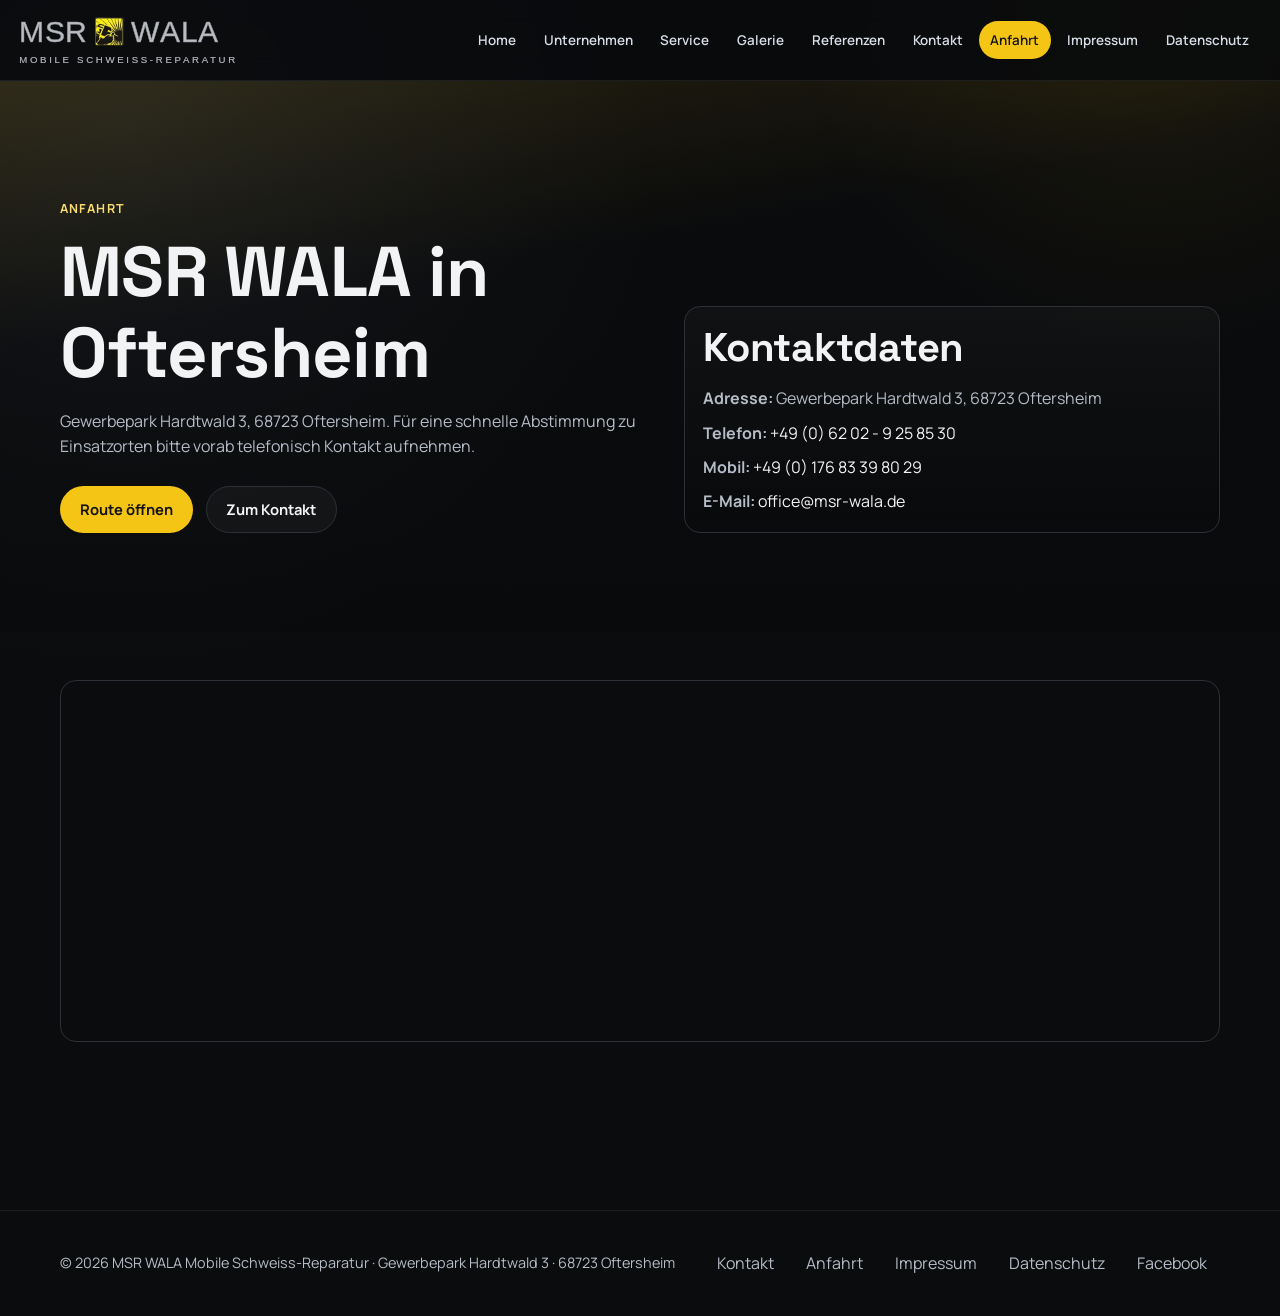
<file: anfahrt/index.html>
<!doctype html>
<html lang="de">
  <head>
    <meta charset="utf-8" />
    <meta name="viewport" content="width=device-width, initial-scale=1" />
    <title>Anfahrt | MSR WALA</title>
    <meta
      name="description"
      content="Anfahrt zu MSR WALA Mobile Schweiss-Reparatur, Gewerbepark Hardtwald 3, 68723 Oftersheim."
    />
    <link rel="preconnect" href="https://fonts.googleapis.com" />
    <link rel="preconnect" href="https://fonts.gstatic.com" crossorigin />
    <link
      href="https://fonts.googleapis.com/css2?family=Manrope:wght@400;500;600;700;800&amp;family=Space+Grotesk:wght@500;600;700&amp;display=swap"
      rel="stylesheet"
    />
    <link rel="stylesheet" href="../assets/css/main.css" />
  </head>
  <body>
    <a class="skip-link" href="#main-content">Zum Inhalt springen</a>

    <header class="site-header">
      <div class="container nav-shell">
        <a class="brand brand-logo" href="../" aria-label="MSR WALA Startseite">
          <span class="brand-logo-shell">
            <span class="logo-stage">
              <span class="flash-sheen" aria-hidden="true"></span>
              <span class="sparks" aria-hidden="true">
                <span class="spark s1"></span>
                <span class="spark s2"></span>
                <span class="spark s3"></span>
                <span class="spark s4"></span>
                <span class="spark s5"></span>
                <span class="spark s6"></span>
              </span>
              <span class="smoke" aria-hidden="true">
                <span></span><span></span><span></span><span></span><span></span>
              </span>
              <span class="top-row">
                <span class="main-text msr" aria-hidden="true">
                  <span class="char">M</span><span class="char">S</span><span class="char">R</span>
                </span>
                <span class="logo-icon-wrap" aria-hidden="true">
                  <img src="../mw-icon.png" alt="" loading="eager" decoding="async" />
                </span>
                <span class="main-text wala" aria-hidden="true">
                  <span class="char">W</span><span class="char">A</span><span class="char">L</span><span class="char">A</span>
                </span>
              </span>
              <span class="sub-text" aria-hidden="true">MOBILE SCHWEISS-REPARATUR</span>
            </span>
          </span>
        </a>

        <button class="nav-toggle" type="button" aria-label="Menü öffnen" aria-expanded="false" aria-controls="site-nav" data-nav-toggle>
          <span class="nav-toggle-line"></span>
        </button>

        <nav id="site-nav" class="site-nav" aria-label="Hauptnavigation" data-site-nav>
          <ul>
            <li><a href="../" data-nav-link>Home</a></li>
            <li><a href="../unternehmen/" data-nav-link>Unternehmen</a></li>
            <li><a href="../service/" data-nav-link>Service</a></li>
            <li><a href="../galerie/" data-nav-link>Galerie</a></li>
            <li><a href="../referenzen/" data-nav-link>Referenzen</a></li>
            <li><a href="../kontakt/" data-nav-link>Kontakt</a></li>
            <li><a href="./" data-nav-link>Anfahrt</a></li>
            <li><a href="../impressum/" data-nav-link>Impressum</a></li>
            <li><a href="../datenschutz/" data-nav-link>Datenschutz</a></li>
          </ul>
        </nav>
      </div>
    </header>

    <main id="main-content">
      <section class="hero">
        <div class="container hero-grid">
          <div data-hero-sequence>
            <p class="kicker">Anfahrt</p>
            <h1>MSR WALA in Oftersheim</h1>
            <p class="hero-copy">
              Gewerbepark Hardtwald 3, 68723 Oftersheim. Für eine schnelle Abstimmung zu Einsatzorten bitte vorab
              telefonisch Kontakt aufnehmen.
            </p>
            <div class="hero-actions">
              <a class="btn btn-primary" href="https://www.google.com/maps/search/?api=1&amp;query=MSR%20WALA%20Mobile%20Schweiss-Reparatur%2C%20Gewerbepark%20Hardtwald%203%2C%2068723%20Oftersheim" target="_blank" rel="noopener noreferrer">Route öffnen</a>
              <a class="btn btn-secondary" href="../kontakt/">Zum Kontakt</a>
            </div>
          </div>

          <article class="card contact-info reveal">
            <h2>Kontaktdaten</h2>
            <ul class="contact-list">
              <li><strong>Adresse:</strong> Gewerbepark Hardtwald 3, 68723 Oftersheim</li>
              <li><strong>Telefon:</strong> <a href="tel:+49062029258530">+49 (0) 62 02 - 9 25 85 30</a></li>
              <li><strong>Mobil:</strong> <a href="tel:+4917683398029">+49 (0) 176 83 39 80 29</a></li>
              <li><strong>E-Mail:</strong> <a href="mailto:office@msr-wala.de">office@msr-wala.de</a></li>
            </ul>
          </article>
        </div>
      </section>

      <section class="section-tight">
        <div class="container">
          <div class="map-wrap reveal">
            <iframe
              title="Karte MSR WALA Standort Oftersheim"
              loading="lazy"
              referrerpolicy="no-referrer-when-downgrade"
              src="https://maps.google.com/maps?q=MSR%20WALA%20Mobile%20Schweiss-Reparatur%2C%20Gewerbepark%20Hardtwald%203%2C%2068723%20Oftersheim&amp;z=14&amp;output=embed"
            ></iframe>
          </div>
        </div>
      </section>
    </main>

    <footer class="site-footer">
      <div class="container footer-grid">
        <p class="footer-meta">© <span id="year">2026</span> MSR WALA Mobile Schweiss-Reparatur · Gewerbepark Hardtwald 3 · 68723 Oftersheim</p>
        <ul class="footer-nav">
          <li><a href="../kontakt/" data-nav-link>Kontakt</a></li>
          <li><a href="./" data-nav-link>Anfahrt</a></li>
          <li><a href="../impressum/" data-nav-link>Impressum</a></li>
          <li><a href="../datenschutz/" data-nav-link>Datenschutz</a></li>
          <li><a href="#" data-social="facebook">Facebook</a></li>
        </ul>
      </div>
    </footer>

    <script src="../assets/js/site-config.js"></script>
    <script src="../assets/js/main.js"></script>
  </body>
</html>
</file>
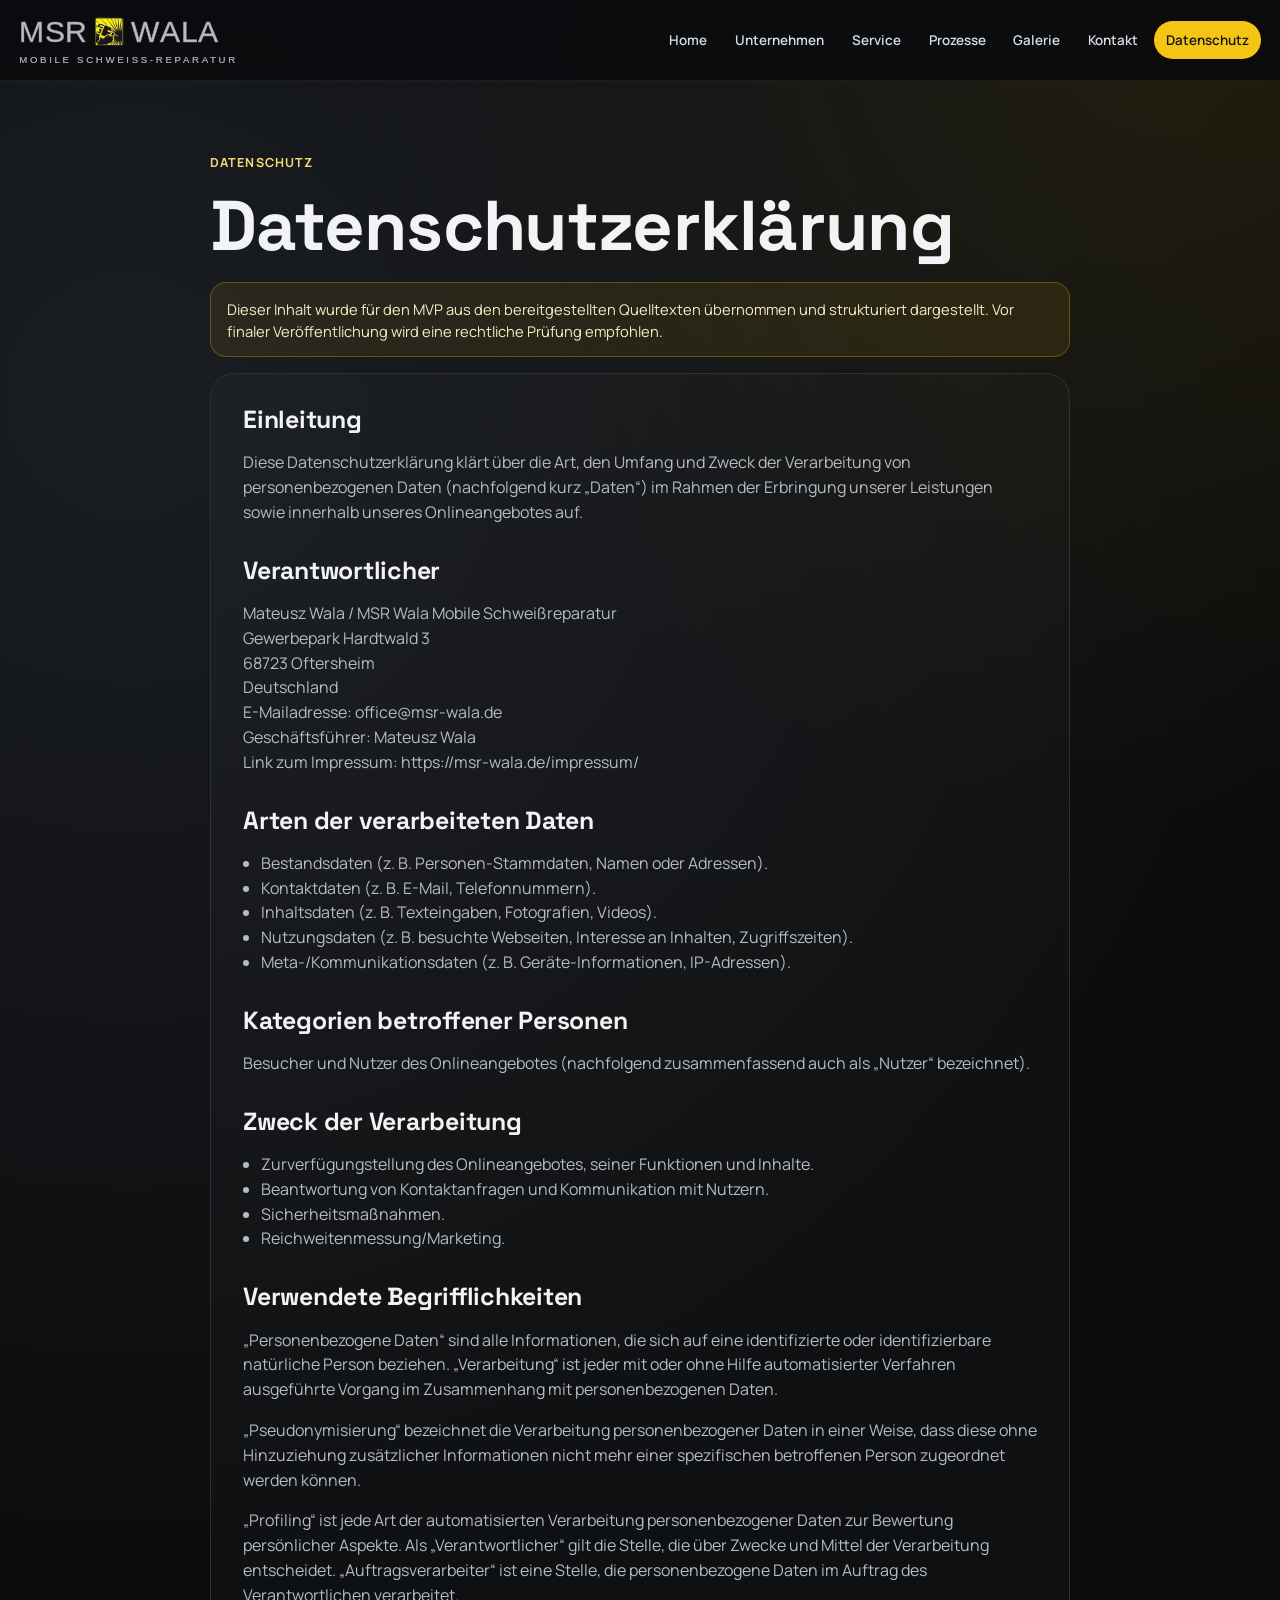
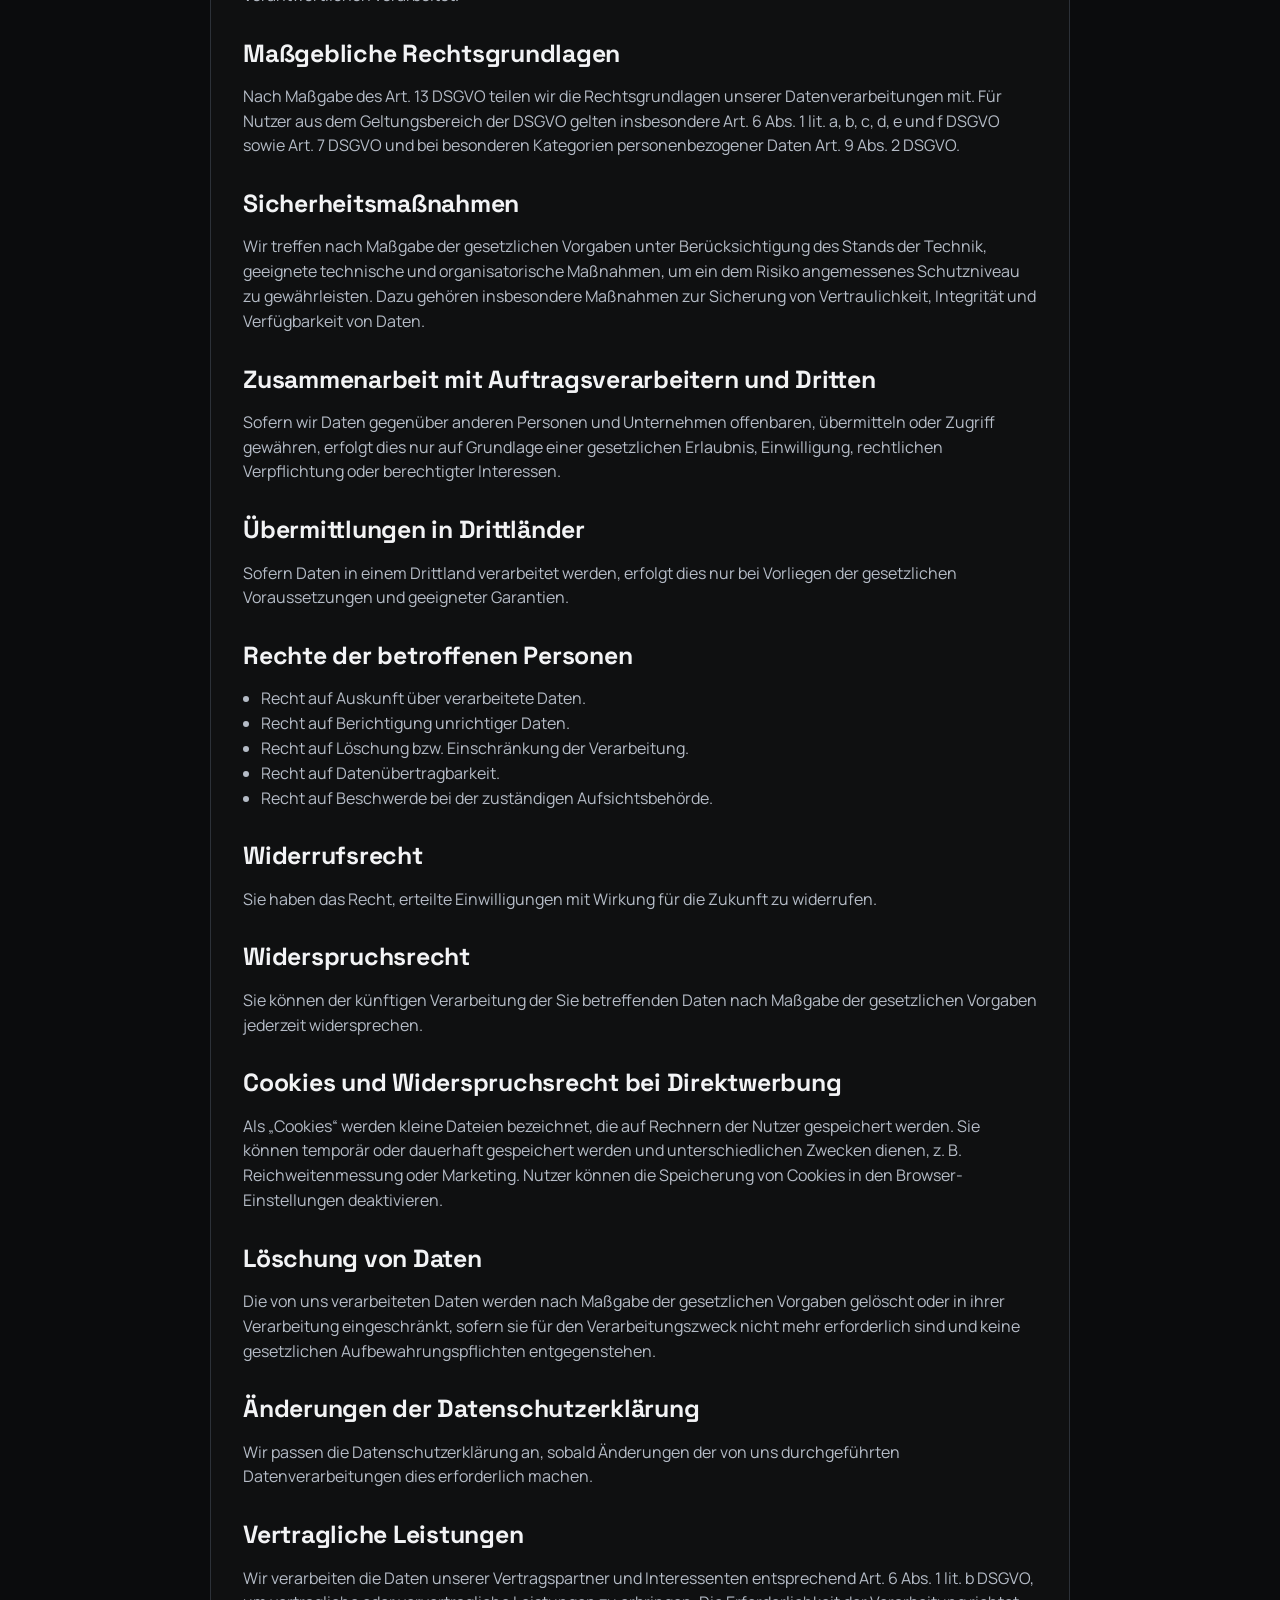
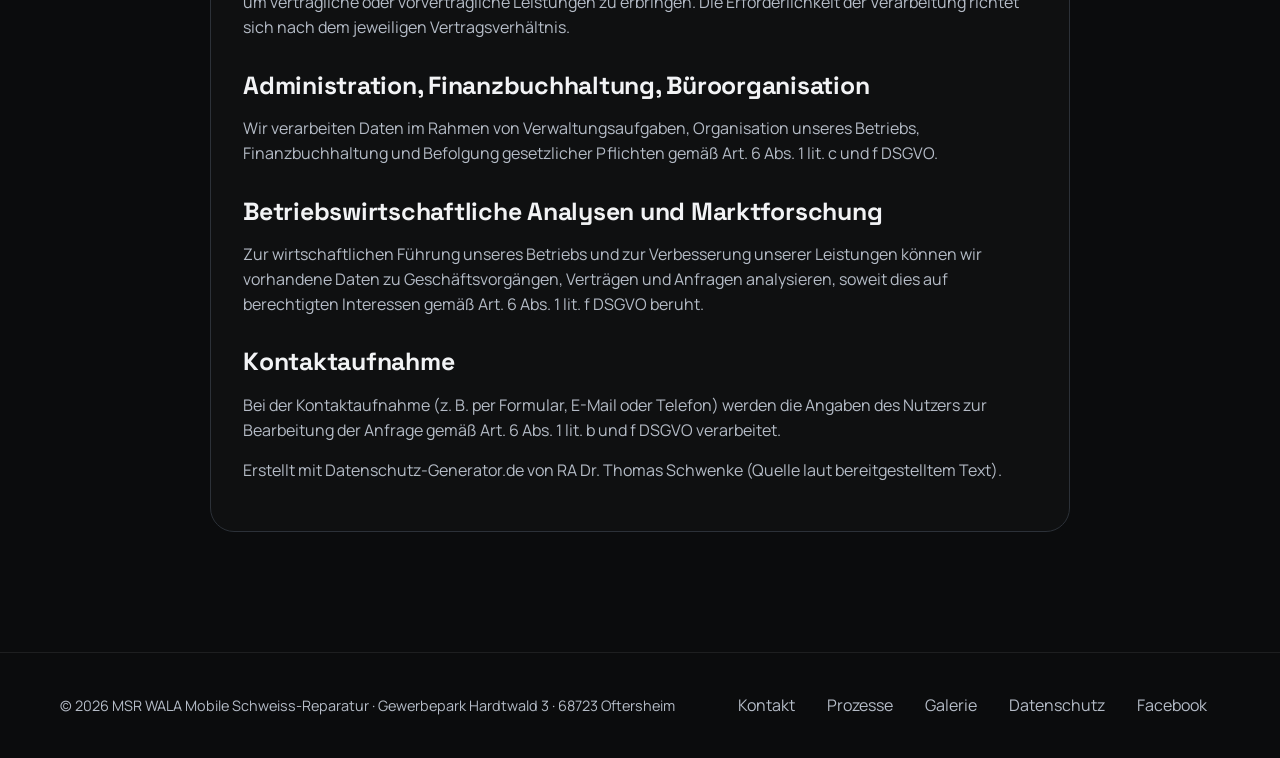
<file: datenschutz/index.html>
<!doctype html>
<html lang="de">
  <head>
    <meta charset="utf-8" />
    <meta name="viewport" content="width=device-width, initial-scale=1" />
    <title>Datenschutz | MSR WALA</title>
    <meta name="description" content="Datenschutzerklärung von MSR WALA Mobile Schweiss-Reparatur." />
    <link rel="preconnect" href="https://fonts.googleapis.com" />
    <link rel="preconnect" href="https://fonts.gstatic.com" crossorigin />
    <link
      href="https://fonts.googleapis.com/css2?family=Manrope:wght@400;500;600;700;800&amp;family=Space+Grotesk:wght@500;600;700&amp;display=swap"
      rel="stylesheet"
    />
    <link rel="stylesheet" href="../assets/css/main.css" />
  </head>
  <body>
    <a class="skip-link" href="#main-content">Zum Inhalt springen</a>

    <header class="site-header">
      <div class="container nav-shell">
        <a class="brand brand-logo" href="../" aria-label="MSR WALA Startseite">
          <span class="brand-logo-shell">
            <span class="logo-stage">
              <span class="flash-sheen" aria-hidden="true"></span>
              <span class="sparks" aria-hidden="true">
                <span class="spark s1"></span>
                <span class="spark s2"></span>
                <span class="spark s3"></span>
                <span class="spark s4"></span>
                <span class="spark s5"></span>
                <span class="spark s6"></span>
              </span>
              <span class="smoke" aria-hidden="true">
                <span></span><span></span><span></span><span></span><span></span>
              </span>
              <span class="top-row">
                <span class="main-text msr" aria-hidden="true">
                  <span class="char">M</span><span class="char">S</span><span class="char">R</span>
                </span>
                <span class="logo-icon-wrap" aria-hidden="true">
                  <img src="../mw-icon.png" alt="" loading="eager" decoding="async" />
                </span>
                <span class="main-text wala" aria-hidden="true">
                  <span class="char">W</span><span class="char">A</span><span class="char">L</span><span class="char">A</span>
                </span>
              </span>
              <span class="sub-text" aria-hidden="true">MOBILE SCHWEISS-REPARATUR</span>
            </span>
          </span>
        </a>

        <button class="nav-toggle" type="button" aria-label="Menü öffnen" aria-expanded="false" aria-controls="site-nav" data-nav-toggle>
          <span class="nav-toggle-line"></span>
        </button>

        <nav id="site-nav" class="site-nav" aria-label="Hauptnavigation" data-site-nav>
          <ul>
            <li><a href="../" data-nav-link>Home</a></li>
            <li><a href="../unternehmen/" data-nav-link>Unternehmen</a></li>
            <li><a href="../service/" data-nav-link>Service</a></li>
            <li><a href="../prozesse/" data-nav-link>Prozesse</a></li>
            <li><a href="../galerie/" data-nav-link>Galerie</a></li>
            <li><a href="../kontakt/" data-nav-link>Kontakt</a></li>
            <li><a href="./" data-nav-link>Datenschutz</a></li>
          </ul>
        </nav>
      </div>
    </header>

    <main id="main-content" class="section">
      <div class="container-tight">
        <div data-hero-sequence>
          <p class="kicker">Datenschutz</p>
          <h1>Datenschutzerklärung</h1>
          <div class="notice">
            Dieser Inhalt wurde für den MVP aus den bereitgestellten Quelltexten übernommen und strukturiert dargestellt.
            Vor finaler Veröffentlichung wird eine rechtliche Prüfung empfohlen.
          </div>
        </div>

        <article class="legal reveal mt-compact">
          <h2>Einleitung</h2>
          <p>
            Diese Datenschutzerklärung klärt über die Art, den Umfang und Zweck der Verarbeitung von personenbezogenen
            Daten (nachfolgend kurz „Daten“) im Rahmen der Erbringung unserer Leistungen sowie innerhalb unseres
            Onlineangebotes auf.
          </p>

          <h2>Verantwortlicher</h2>
          <p>
            Mateusz Wala / MSR Wala Mobile Schweißreparatur<br />
            Gewerbepark Hardtwald 3<br />
            68723 Oftersheim<br />
            Deutschland<br />
            E-Mailadresse: office@msr-wala.de<br />
            Geschäftsführer: Mateusz Wala<br />
            Link zum Impressum: https://msr-wala.de/impressum/
          </p>

          <h2>Arten der verarbeiteten Daten</h2>
          <ul>
            <li>Bestandsdaten (z. B. Personen-Stammdaten, Namen oder Adressen).</li>
            <li>Kontaktdaten (z. B. E-Mail, Telefonnummern).</li>
            <li>Inhaltsdaten (z. B. Texteingaben, Fotografien, Videos).</li>
            <li>Nutzungsdaten (z. B. besuchte Webseiten, Interesse an Inhalten, Zugriffszeiten).</li>
            <li>Meta-/Kommunikationsdaten (z. B. Geräte-Informationen, IP-Adressen).</li>
          </ul>

          <h2>Kategorien betroffener Personen</h2>
          <p>
            Besucher und Nutzer des Onlineangebotes (nachfolgend zusammenfassend auch als „Nutzer“ bezeichnet).
          </p>

          <h2>Zweck der Verarbeitung</h2>
          <ul>
            <li>Zurverfügungstellung des Onlineangebotes, seiner Funktionen und Inhalte.</li>
            <li>Beantwortung von Kontaktanfragen und Kommunikation mit Nutzern.</li>
            <li>Sicherheitsmaßnahmen.</li>
            <li>Reichweitenmessung/Marketing.</li>
          </ul>

          <h2>Verwendete Begrifflichkeiten</h2>
          <p>
            „Personenbezogene Daten“ sind alle Informationen, die sich auf eine identifizierte oder identifizierbare
            natürliche Person beziehen. „Verarbeitung“ ist jeder mit oder ohne Hilfe automatisierter Verfahren
            ausgeführte Vorgang im Zusammenhang mit personenbezogenen Daten.
          </p>
          <p>
            „Pseudonymisierung“ bezeichnet die Verarbeitung personenbezogener Daten in einer Weise, dass diese ohne
            Hinzuziehung zusätzlicher Informationen nicht mehr einer spezifischen betroffenen Person zugeordnet werden
            können.
          </p>
          <p>
            „Profiling“ ist jede Art der automatisierten Verarbeitung personenbezogener Daten zur Bewertung persönlicher
            Aspekte. Als „Verantwortlicher“ gilt die Stelle, die über Zwecke und Mittel der Verarbeitung entscheidet.
            „Auftragsverarbeiter“ ist eine Stelle, die personenbezogene Daten im Auftrag des Verantwortlichen
            verarbeitet.
          </p>

          <h2>Maßgebliche Rechtsgrundlagen</h2>
          <p>
            Nach Maßgabe des Art. 13 DSGVO teilen wir die Rechtsgrundlagen unserer Datenverarbeitungen mit. Für Nutzer
            aus dem Geltungsbereich der DSGVO gelten insbesondere Art. 6 Abs. 1 lit. a, b, c, d, e und f DSGVO sowie
            Art. 7 DSGVO und bei besonderen Kategorien personenbezogener Daten Art. 9 Abs. 2 DSGVO.
          </p>

          <h2>Sicherheitsmaßnahmen</h2>
          <p>
            Wir treffen nach Maßgabe der gesetzlichen Vorgaben unter Berücksichtigung des Stands der Technik,
            geeignete technische und organisatorische Maßnahmen, um ein dem Risiko angemessenes Schutzniveau zu
            gewährleisten. Dazu gehören insbesondere Maßnahmen zur Sicherung von Vertraulichkeit, Integrität und
            Verfügbarkeit von Daten.
          </p>

          <h2>Zusammenarbeit mit Auftragsverarbeitern und Dritten</h2>
          <p>
            Sofern wir Daten gegenüber anderen Personen und Unternehmen offenbaren, übermitteln oder Zugriff gewähren,
            erfolgt dies nur auf Grundlage einer gesetzlichen Erlaubnis, Einwilligung, rechtlichen Verpflichtung oder
            berechtigter Interessen.
          </p>

          <h2>Übermittlungen in Drittländer</h2>
          <p>
            Sofern Daten in einem Drittland verarbeitet werden, erfolgt dies nur bei Vorliegen der gesetzlichen
            Voraussetzungen und geeigneter Garantien.
          </p>

          <h2>Rechte der betroffenen Personen</h2>
          <ul>
            <li>Recht auf Auskunft über verarbeitete Daten.</li>
            <li>Recht auf Berichtigung unrichtiger Daten.</li>
            <li>Recht auf Löschung bzw. Einschränkung der Verarbeitung.</li>
            <li>Recht auf Datenübertragbarkeit.</li>
            <li>Recht auf Beschwerde bei der zuständigen Aufsichtsbehörde.</li>
          </ul>

          <h2>Widerrufsrecht</h2>
          <p>Sie haben das Recht, erteilte Einwilligungen mit Wirkung für die Zukunft zu widerrufen.</p>

          <h2>Widerspruchsrecht</h2>
          <p>
            Sie können der künftigen Verarbeitung der Sie betreffenden Daten nach Maßgabe der gesetzlichen Vorgaben
            jederzeit widersprechen.
          </p>

          <h2>Cookies und Widerspruchsrecht bei Direktwerbung</h2>
          <p>
            Als „Cookies“ werden kleine Dateien bezeichnet, die auf Rechnern der Nutzer gespeichert werden. Sie können
            temporär oder dauerhaft gespeichert werden und unterschiedlichen Zwecken dienen, z. B. Reichweitenmessung
            oder Marketing. Nutzer können die Speicherung von Cookies in den Browser-Einstellungen deaktivieren.
          </p>

          <h2>Löschung von Daten</h2>
          <p>
            Die von uns verarbeiteten Daten werden nach Maßgabe der gesetzlichen Vorgaben gelöscht oder in ihrer
            Verarbeitung eingeschränkt, sofern sie für den Verarbeitungszweck nicht mehr erforderlich sind und keine
            gesetzlichen Aufbewahrungspflichten entgegenstehen.
          </p>

          <h2>Änderungen der Datenschutzerklärung</h2>
          <p>
            Wir passen die Datenschutzerklärung an, sobald Änderungen der von uns durchgeführten Datenverarbeitungen
            dies erforderlich machen.
          </p>

          <h2>Vertragliche Leistungen</h2>
          <p>
            Wir verarbeiten die Daten unserer Vertragspartner und Interessenten entsprechend Art. 6 Abs. 1 lit. b
            DSGVO, um vertragliche oder vorvertragliche Leistungen zu erbringen. Die Erforderlichkeit der Verarbeitung
            richtet sich nach dem jeweiligen Vertragsverhältnis.
          </p>

          <h2>Administration, Finanzbuchhaltung, Büroorganisation</h2>
          <p>
            Wir verarbeiten Daten im Rahmen von Verwaltungsaufgaben, Organisation unseres Betriebs, Finanzbuchhaltung
            und Befolgung gesetzlicher Pflichten gemäß Art. 6 Abs. 1 lit. c und f DSGVO.
          </p>

          <h2>Betriebswirtschaftliche Analysen und Marktforschung</h2>
          <p>
            Zur wirtschaftlichen Führung unseres Betriebs und zur Verbesserung unserer Leistungen können wir vorhandene
            Daten zu Geschäftsvorgängen, Verträgen und Anfragen analysieren, soweit dies auf berechtigten Interessen
            gemäß Art. 6 Abs. 1 lit. f DSGVO beruht.
          </p>

          <h2>Kontaktaufnahme</h2>
          <p>
            Bei der Kontaktaufnahme (z. B. per Formular, E-Mail oder Telefon) werden die Angaben des Nutzers zur
            Bearbeitung der Anfrage gemäß Art. 6 Abs. 1 lit. b und f DSGVO verarbeitet.
          </p>
          <p>Erstellt mit Datenschutz-Generator.de von RA Dr. Thomas Schwenke (Quelle laut bereitgestelltem Text).</p>
        </article>
      </div>
    </main>

    <footer class="site-footer">
      <div class="container footer-grid">
        <p class="footer-meta">© <span id="year">2026</span> MSR WALA Mobile Schweiss-Reparatur · Gewerbepark Hardtwald 3 · 68723 Oftersheim</p>
        <ul class="footer-nav">
          <li><a href="../kontakt/" data-nav-link>Kontakt</a></li>
          <li><a href="../prozesse/" data-nav-link>Prozesse</a></li>
          <li><a href="../galerie/" data-nav-link>Galerie</a></li>
          <li><a href="./" data-nav-link>Datenschutz</a></li>
          <li><a href="#" data-social="facebook">Facebook</a></li>
        </ul>
      </div>
    </footer>

    <script src="../assets/js/site-config.js"></script>
    <script src="../assets/js/main.js"></script>
  </body>
</html>
</file>
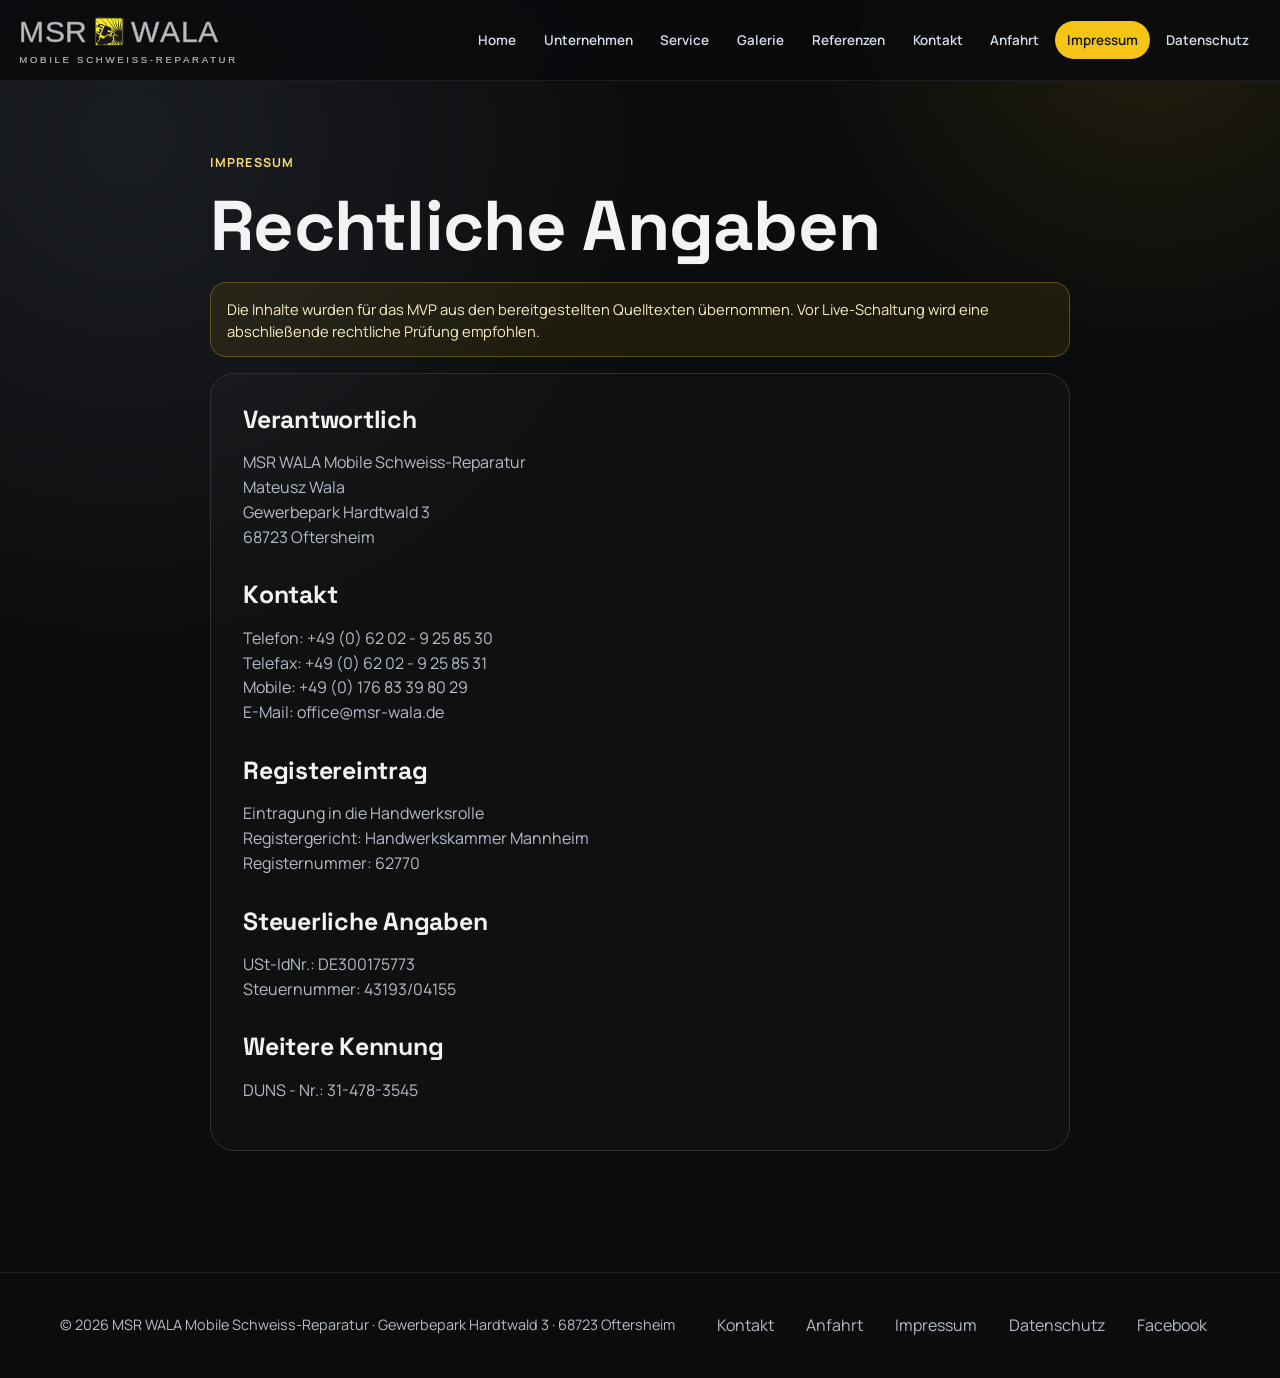
<file: impressum/index.html>
<!doctype html>
<html lang="de">
  <head>
    <meta charset="utf-8" />
    <meta name="viewport" content="width=device-width, initial-scale=1" />
    <title>Impressum | MSR WALA</title>
    <meta name="description" content="Impressum von MSR WALA Mobile Schweiss-Reparatur." />
    <link rel="preconnect" href="https://fonts.googleapis.com" />
    <link rel="preconnect" href="https://fonts.gstatic.com" crossorigin />
    <link
      href="https://fonts.googleapis.com/css2?family=Manrope:wght@400;500;600;700;800&amp;family=Space+Grotesk:wght@500;600;700&amp;display=swap"
      rel="stylesheet"
    />
    <link rel="stylesheet" href="../assets/css/main.css" />
  </head>
  <body>
    <a class="skip-link" href="#main-content">Zum Inhalt springen</a>

    <header class="site-header">
      <div class="container nav-shell">
        <a class="brand brand-logo" href="../" aria-label="MSR WALA Startseite">
          <span class="brand-logo-shell">
            <span class="logo-stage">
              <span class="flash-sheen" aria-hidden="true"></span>
              <span class="sparks" aria-hidden="true">
                <span class="spark s1"></span>
                <span class="spark s2"></span>
                <span class="spark s3"></span>
                <span class="spark s4"></span>
                <span class="spark s5"></span>
                <span class="spark s6"></span>
              </span>
              <span class="smoke" aria-hidden="true">
                <span></span><span></span><span></span><span></span><span></span>
              </span>
              <span class="top-row">
                <span class="main-text msr" aria-hidden="true">
                  <span class="char">M</span><span class="char">S</span><span class="char">R</span>
                </span>
                <span class="logo-icon-wrap" aria-hidden="true">
                  <img src="../mw-icon.png" alt="" loading="eager" decoding="async" />
                </span>
                <span class="main-text wala" aria-hidden="true">
                  <span class="char">W</span><span class="char">A</span><span class="char">L</span><span class="char">A</span>
                </span>
              </span>
              <span class="sub-text" aria-hidden="true">MOBILE SCHWEISS-REPARATUR</span>
            </span>
          </span>
        </a>

        <button class="nav-toggle" type="button" aria-label="Menü öffnen" aria-expanded="false" aria-controls="site-nav" data-nav-toggle>
          <span class="nav-toggle-line"></span>
        </button>

        <nav id="site-nav" class="site-nav" aria-label="Hauptnavigation" data-site-nav>
          <ul>
            <li><a href="../" data-nav-link>Home</a></li>
            <li><a href="../unternehmen/" data-nav-link>Unternehmen</a></li>
            <li><a href="../service/" data-nav-link>Service</a></li>
            <li><a href="../galerie/" data-nav-link>Galerie</a></li>
            <li><a href="../referenzen/" data-nav-link>Referenzen</a></li>
            <li><a href="../kontakt/" data-nav-link>Kontakt</a></li>
            <li><a href="../anfahrt/" data-nav-link>Anfahrt</a></li>
            <li><a href="./" data-nav-link>Impressum</a></li>
            <li><a href="../datenschutz/" data-nav-link>Datenschutz</a></li>
          </ul>
        </nav>
      </div>
    </header>

    <main id="main-content" class="section">
      <div class="container-tight">
        <div data-hero-sequence>
          <p class="kicker">Impressum</p>
          <h1>Rechtliche Angaben</h1>
          <div class="notice">
            Die Inhalte wurden für das MVP aus den bereitgestellten Quelltexten übernommen. Vor Live-Schaltung wird eine
            abschließende rechtliche Prüfung empfohlen.
          </div>
        </div>

        <article class="legal reveal mt-compact">
          <h2>Verantwortlich</h2>
          <p>
            MSR WALA Mobile Schweiss-Reparatur<br />
            Mateusz Wala<br />
            Gewerbepark Hardtwald 3<br />
            68723 Oftersheim
          </p>

          <h2>Kontakt</h2>
          <p>
            Telefon: +49 (0) 62 02 - 9 25 85 30<br />
            Telefax: +49 (0) 62 02 - 9 25 85 31<br />
            Mobile: +49 (0) 176 83 39 80 29<br />
            E-Mail: office@msr-wala.de
          </p>

          <h2>Registereintrag</h2>
          <p>
            Eintragung in die Handwerksrolle<br />
            Registergericht: Handwerkskammer Mannheim<br />
            Registernummer: 62770
          </p>

          <h2>Steuerliche Angaben</h2>
          <p>
            USt-IdNr.: DE300175773<br />
            Steuernummer: 43193/04155
          </p>

          <h2>Weitere Kennung</h2>
          <p>DUNS - Nr.: 31-478-3545</p>
        </article>
      </div>
    </main>

    <footer class="site-footer">
      <div class="container footer-grid">
        <p class="footer-meta">© <span id="year">2026</span> MSR WALA Mobile Schweiss-Reparatur · Gewerbepark Hardtwald 3 · 68723 Oftersheim</p>
        <ul class="footer-nav">
          <li><a href="../kontakt/" data-nav-link>Kontakt</a></li>
          <li><a href="../anfahrt/" data-nav-link>Anfahrt</a></li>
          <li><a href="./" data-nav-link>Impressum</a></li>
          <li><a href="../datenschutz/" data-nav-link>Datenschutz</a></li>
          <li><a href="#" data-social="facebook">Facebook</a></li>
        </ul>
      </div>
    </footer>

    <script src="../assets/js/site-config.js"></script>
    <script src="../assets/js/main.js"></script>
  </body>
</html>
</file>
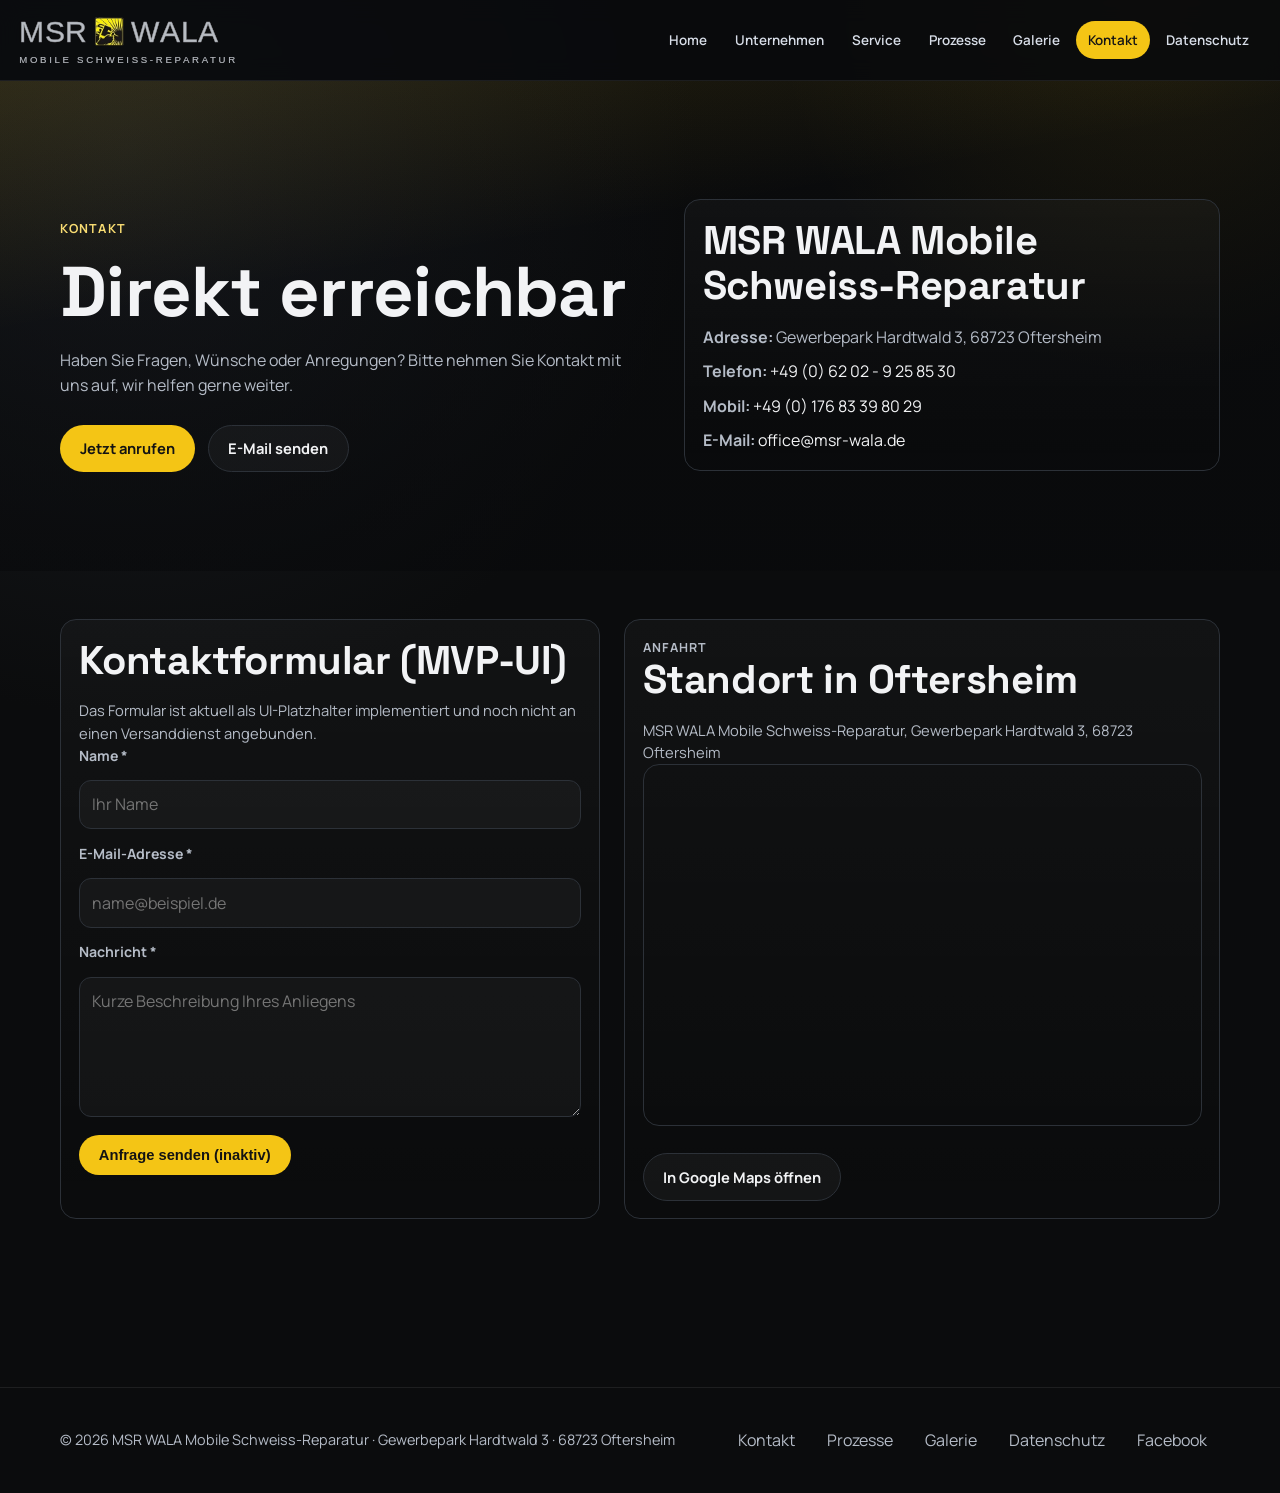
<file: kontakt/index.html>
<!doctype html>
<html lang="de">
  <head>
    <meta charset="utf-8" />
    <meta name="viewport" content="width=device-width, initial-scale=1" />
    <title>Kontakt | MSR WALA</title>
    <meta
      name="description"
      content="Kontakt und Anfahrt für MSR WALA Mobile Schweiss-Reparatur in Oftersheim."
    />
    <link rel="preconnect" href="https://fonts.googleapis.com" />
    <link rel="preconnect" href="https://fonts.gstatic.com" crossorigin />
    <link
      href="https://fonts.googleapis.com/css2?family=Manrope:wght@400;500;600;700;800&amp;family=Space+Grotesk:wght@500;600;700&amp;display=swap"
      rel="stylesheet"
    />
    <link rel="stylesheet" href="../assets/css/main.css" />
  </head>
  <body>
    <a class="skip-link" href="#main-content">Zum Inhalt springen</a>

    <header class="site-header">
      <div class="container nav-shell">
        <a class="brand brand-logo" href="../" aria-label="MSR WALA Startseite">
          <span class="brand-logo-shell">
            <span class="logo-stage">
              <span class="flash-sheen" aria-hidden="true"></span>
              <span class="sparks" aria-hidden="true">
                <span class="spark s1"></span>
                <span class="spark s2"></span>
                <span class="spark s3"></span>
                <span class="spark s4"></span>
                <span class="spark s5"></span>
                <span class="spark s6"></span>
              </span>
              <span class="smoke" aria-hidden="true">
                <span></span><span></span><span></span><span></span><span></span>
              </span>
              <span class="top-row">
                <span class="main-text msr" aria-hidden="true">
                  <span class="char">M</span><span class="char">S</span><span class="char">R</span>
                </span>
                <span class="logo-icon-wrap" aria-hidden="true">
                  <img src="../mw-icon.png" alt="" loading="eager" decoding="async" />
                </span>
                <span class="main-text wala" aria-hidden="true">
                  <span class="char">W</span><span class="char">A</span><span class="char">L</span><span class="char">A</span>
                </span>
              </span>
              <span class="sub-text" aria-hidden="true">MOBILE SCHWEISS-REPARATUR</span>
            </span>
          </span>
        </a>

        <button class="nav-toggle" type="button" aria-label="Menü öffnen" aria-expanded="false" aria-controls="site-nav" data-nav-toggle>
          <span class="nav-toggle-line"></span>
        </button>

        <nav id="site-nav" class="site-nav" aria-label="Hauptnavigation" data-site-nav>
          <ul>
            <li><a href="../" data-nav-link>Home</a></li>
            <li><a href="../unternehmen/" data-nav-link>Unternehmen</a></li>
            <li><a href="../service/" data-nav-link>Service</a></li>
            <li><a href="../prozesse/" data-nav-link>Prozesse</a></li>
            <li><a href="../galerie/" data-nav-link>Galerie</a></li>
            <li><a href="./" data-nav-link>Kontakt</a></li>
            <li><a href="../datenschutz/" data-nav-link>Datenschutz</a></li>
          </ul>
        </nav>
      </div>
    </header>

    <main id="main-content">
      <section class="hero">
        <div class="container hero-grid">
          <div data-hero-sequence>
            <p class="kicker">Kontakt</p>
            <h1>Direkt erreichbar</h1>
            <p class="hero-copy">
              Haben Sie Fragen, Wünsche oder Anregungen? Bitte nehmen Sie Kontakt mit uns auf, wir helfen gerne weiter.
            </p>
            <div class="hero-actions">
              <a class="btn btn-primary" href="tel:+49062029258530">Jetzt anrufen</a>
              <a class="btn btn-secondary" href="mailto:office@msr-wala.de">E-Mail senden</a>
            </div>
          </div>
          <div class="card contact-info reveal">
            <h2>MSR WALA Mobile Schweiss-Reparatur</h2>
            <ul class="contact-list">
              <li><strong>Adresse:</strong> Gewerbepark Hardtwald 3, 68723 Oftersheim</li>
              <li><strong>Telefon:</strong> <a href="tel:+49062029258530">+49 (0) 62 02 - 9 25 85 30</a></li>
              <li><strong>Mobil:</strong> <a href="tel:+4917683398029">+49 (0) 176 83 39 80 29</a></li>
              <li><strong>E-Mail:</strong> <a href="mailto:office@msr-wala.de">office@msr-wala.de</a></li>
            </ul>
          </div>
        </div>
      </section>

      <section class="section-tight">
        <div class="container contact-grid">
          <article class="card reveal">
            <h2>Kontaktformular (MVP-UI)</h2>
            <p class="form-note">
              Das Formular ist aktuell als UI-Platzhalter implementiert und noch nicht an einen Versanddienst
              angebunden.
            </p>
            <form class="form-grid" action="#" method="post">
              <label for="name">Name *</label>
              <input id="name" name="name" type="text" required placeholder="Ihr Name" />

              <label for="email">E-Mail-Adresse *</label>
              <input id="email" name="email" type="email" required placeholder="name@beispiel.de" />

              <label for="message">Nachricht *</label>
              <textarea id="message" name="message" required placeholder="Kurze Beschreibung Ihres Anliegens"></textarea>

              <button class="btn btn-primary" type="button" aria-disabled="true">Anfrage senden (inaktiv)</button>
            </form>
          </article>

          <article class="card reveal" id="anfahrt">
            <p class="kicker">Anfahrt</p>
            <h2>Standort in Oftersheim</h2>
            <p class="form-note">MSR WALA Mobile Schweiss-Reparatur, Gewerbepark Hardtwald 3, 68723 Oftersheim</p>
            <div class="map-wrap">
              <iframe
                title="Karte MSR WALA Mobile Schweiss-Reparatur"
                loading="lazy"
                referrerpolicy="no-referrer-when-downgrade"
                src="https://maps.google.com/maps?q=MSR%20WALA%20Mobile%20Schweiss-Reparatur%2C%20Gewerbepark%20Hardtwald%203%2C%2068723%20Oftersheim&amp;z=14&amp;output=embed"
              ></iframe>
            </div>
            <div class="hero-actions">
              <a
                class="btn btn-secondary"
                href="https://www.google.com/maps/search/?api=1&amp;query=MSR%20WALA%20Mobile%20Schweiss-Reparatur%2C%20Gewerbepark%20Hardtwald%203%2C%2068723%20Oftersheim"
                target="_blank"
                rel="noopener noreferrer"
              >
                In Google Maps öffnen
              </a>
            </div>
          </article>
        </div>
      </section>
    </main>

    <footer class="site-footer">
      <div class="container footer-grid">
        <p class="footer-meta">© <span id="year">2026</span> MSR WALA Mobile Schweiss-Reparatur · Gewerbepark Hardtwald 3 · 68723 Oftersheim</p>
        <ul class="footer-nav">
          <li><a href="./" data-nav-link>Kontakt</a></li>
          <li><a href="../prozesse/" data-nav-link>Prozesse</a></li>
          <li><a href="../galerie/" data-nav-link>Galerie</a></li>
          <li><a href="../datenschutz/" data-nav-link>Datenschutz</a></li>
          <li><a href="#" data-social="facebook">Facebook</a></li>
        </ul>
      </div>
    </footer>

    <script src="../assets/js/site-config.js"></script>
    <script src="../assets/js/main.js"></script>
  </body>
</html>
</file>
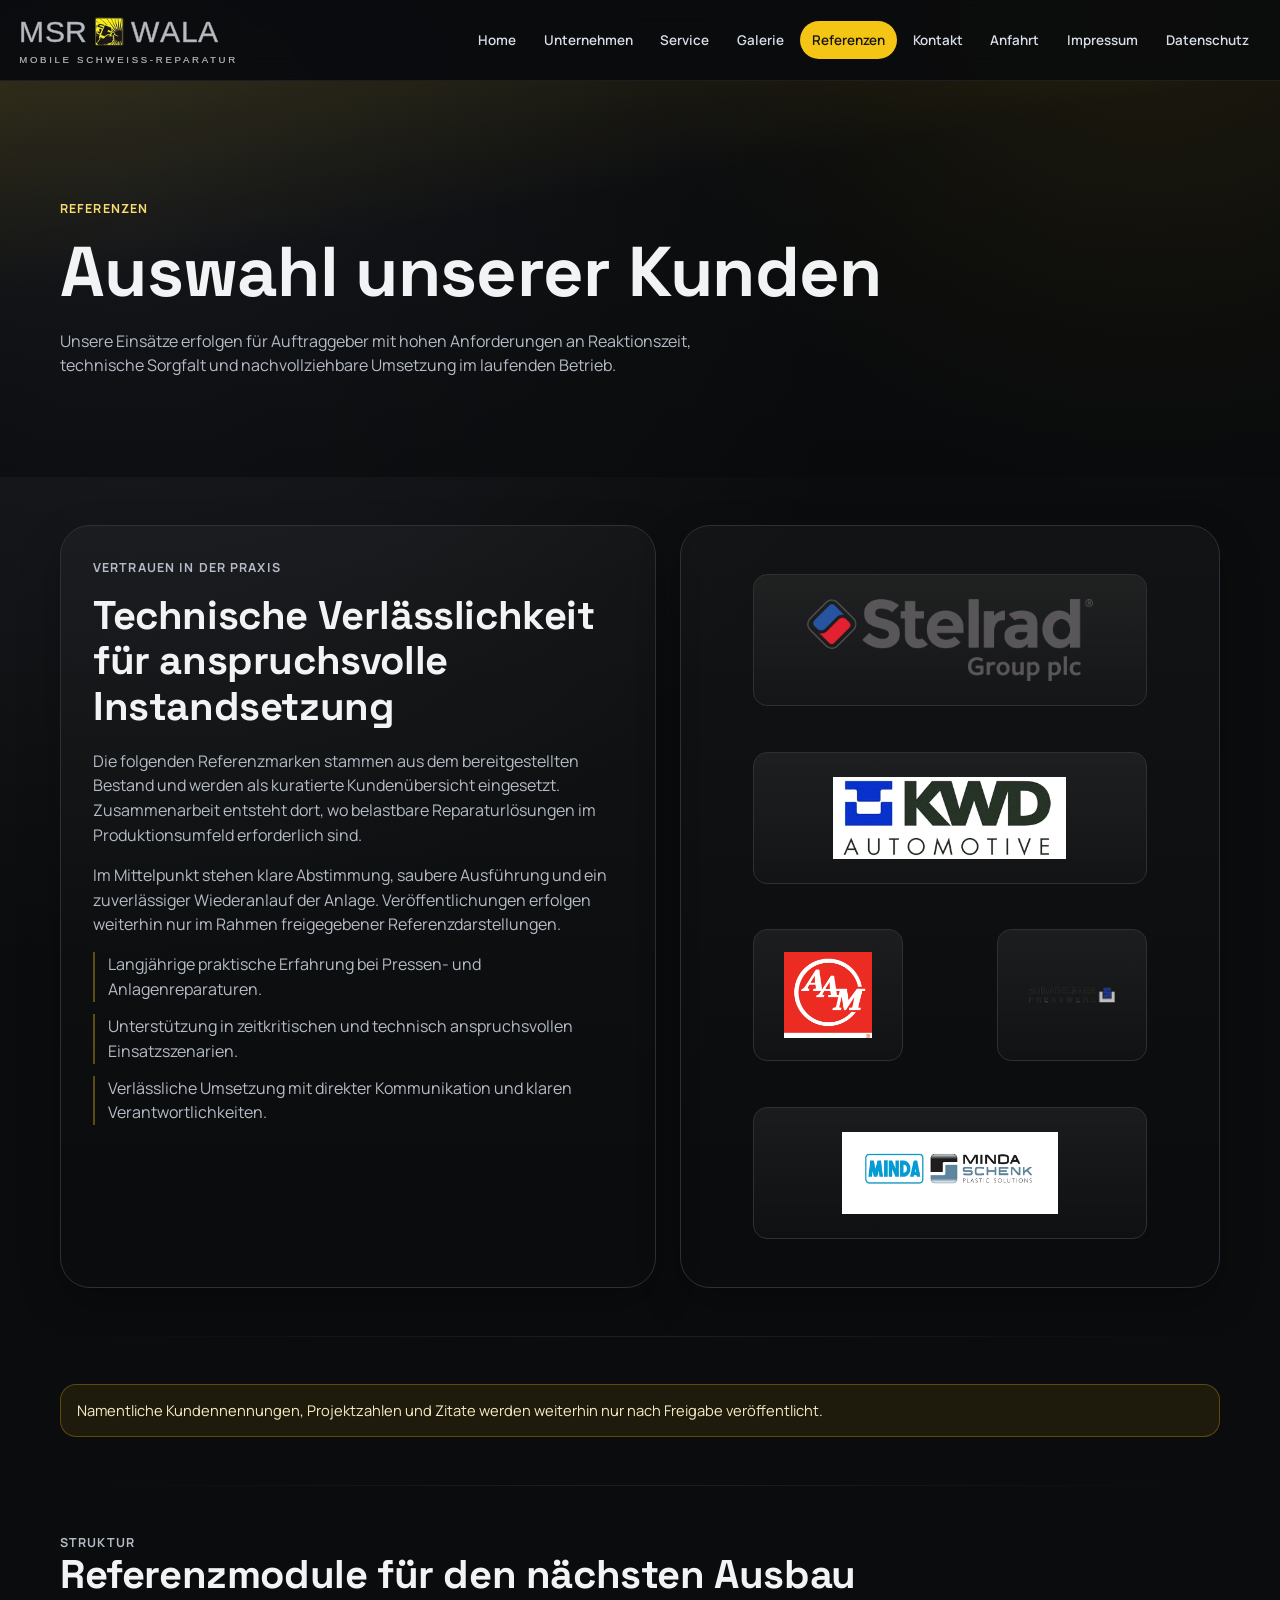
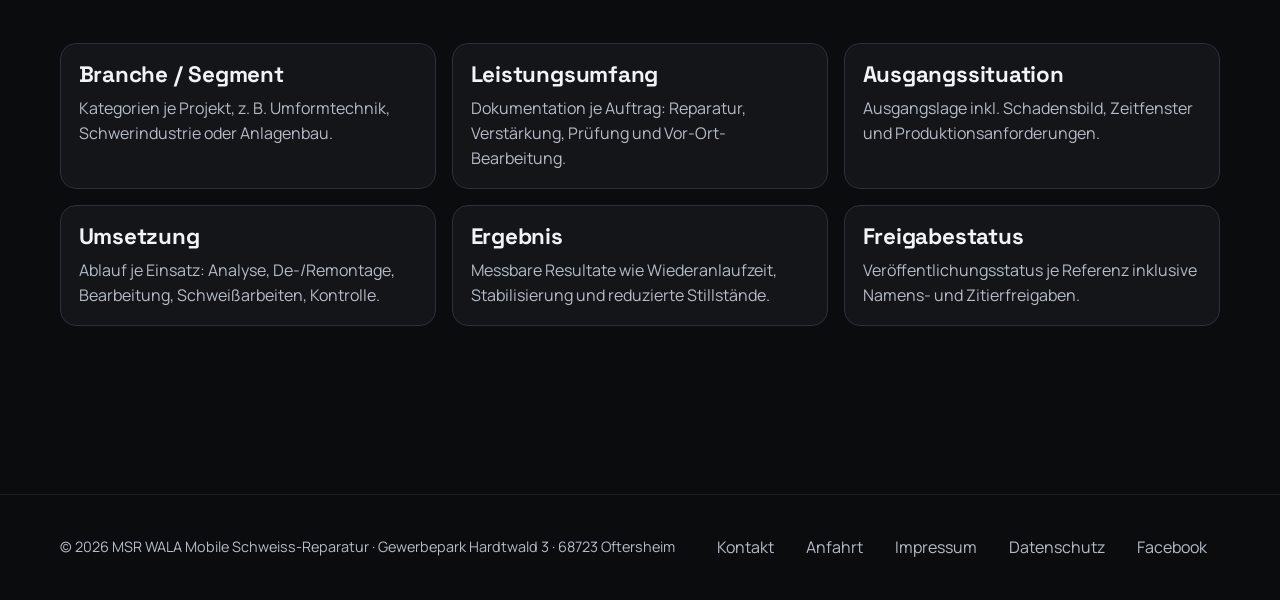
<file: referenzen/index.html>
<!doctype html>
<html lang="de">
  <head>
    <meta charset="utf-8" />
    <meta name="viewport" content="width=device-width, initial-scale=1" />
    <title>Referenzen | MSR WALA</title>
    <meta
      name="description"
      content="Referenzen von MSR WALA: strukturierte, ausbaufähige Referenzseite für spätere Kundenfreigaben und Case-Dokumentation."
    />
    <link rel="preconnect" href="https://fonts.googleapis.com" />
    <link rel="preconnect" href="https://fonts.gstatic.com" crossorigin />
    <link
      href="https://fonts.googleapis.com/css2?family=Manrope:wght@400;500;600;700;800&amp;family=Space+Grotesk:wght@500;600;700&amp;display=swap"
      rel="stylesheet"
    />
    <link rel="stylesheet" href="../assets/css/main.css" />
  </head>
  <body>
    <a class="skip-link" href="#main-content">Zum Inhalt springen</a>

    <header class="site-header">
      <div class="container nav-shell">
        <a class="brand brand-logo" href="../" aria-label="MSR WALA Startseite">
          <span class="brand-logo-shell">
            <span class="logo-stage">
              <span class="flash-sheen" aria-hidden="true"></span>
              <span class="sparks" aria-hidden="true">
                <span class="spark s1"></span>
                <span class="spark s2"></span>
                <span class="spark s3"></span>
                <span class="spark s4"></span>
                <span class="spark s5"></span>
                <span class="spark s6"></span>
              </span>
              <span class="smoke" aria-hidden="true">
                <span></span><span></span><span></span><span></span><span></span>
              </span>
              <span class="top-row">
                <span class="main-text msr" aria-hidden="true">
                  <span class="char">M</span><span class="char">S</span><span class="char">R</span>
                </span>
                <span class="logo-icon-wrap" aria-hidden="true">
                  <img src="../mw-icon.png" alt="" loading="eager" decoding="async" />
                </span>
                <span class="main-text wala" aria-hidden="true">
                  <span class="char">W</span><span class="char">A</span><span class="char">L</span><span class="char">A</span>
                </span>
              </span>
              <span class="sub-text" aria-hidden="true">MOBILE SCHWEISS-REPARATUR</span>
            </span>
          </span>
        </a>

        <button class="nav-toggle" type="button" aria-label="Menü öffnen" aria-expanded="false" aria-controls="site-nav" data-nav-toggle>
          <span class="nav-toggle-line"></span>
        </button>

        <nav id="site-nav" class="site-nav" aria-label="Hauptnavigation" data-site-nav>
          <ul>
            <li><a href="../" data-nav-link>Home</a></li>
            <li><a href="../unternehmen/" data-nav-link>Unternehmen</a></li>
            <li><a href="../service/" data-nav-link>Service</a></li>
            <li><a href="../galerie/" data-nav-link>Galerie</a></li>
            <li><a href="./" data-nav-link>Referenzen</a></li>
            <li><a href="../kontakt/" data-nav-link>Kontakt</a></li>
            <li><a href="../anfahrt/" data-nav-link>Anfahrt</a></li>
            <li><a href="../impressum/" data-nav-link>Impressum</a></li>
            <li><a href="../datenschutz/" data-nav-link>Datenschutz</a></li>
          </ul>
        </nav>
      </div>
    </header>

    <main id="main-content">
      <section class="hero hero-text-only">
        <div class="container hero-grid">
          <div data-hero-sequence>
            <p class="kicker">Referenzen</p>
            <h1>Auswahl unserer Kunden</h1>
            <p class="hero-copy">
              Unsere Einsätze erfolgen für Auftraggeber mit hohen Anforderungen an Reaktionszeit, technische
              Sorgfalt und nachvollziehbare Umsetzung im laufenden Betrieb.
            </p>
          </div>
        </div>
      </section>

      <section class="section-tight">
        <div class="container references-spotlight">
          <article class="panel references-copy-card reveal">
            <p class="kicker">Vertrauen in der Praxis</p>
            <h2>Technische Verlässlichkeit für anspruchsvolle Instandsetzung</h2>
            <p>
              Die folgenden Referenzmarken stammen aus dem bereitgestellten Bestand und werden als kuratierte
              Kundenübersicht eingesetzt. Zusammenarbeit entsteht dort, wo belastbare Reparaturlösungen im
              Produktionsumfeld erforderlich sind.
            </p>
            <p>
              Im Mittelpunkt stehen klare Abstimmung, saubere Ausführung und ein zuverlässiger Wiederanlauf der Anlage.
              Veröffentlichungen erfolgen weiterhin nur im Rahmen freigegebener Referenzdarstellungen.
            </p>
            <ul class="list-clean">
              <li>Langjährige praktische Erfahrung bei Pressen- und Anlagenreparaturen.</li>
              <li>Unterstützung in zeitkritischen und technisch anspruchsvollen Einsatzszenarien.</li>
              <li>Verlässliche Umsetzung mit direkter Kommunikation und klaren Verantwortlichkeiten.</li>
            </ul>
          </article>
          <div class="panel references-wall reveal">
            <figure class="reference-tile reference-tile-wide">
              <img
                src="../assets/references/logo.png"
                alt="Referenzlogo aus dem Kundenbestand"
                loading="eager"
                fetchpriority="high"
                decoding="async"
              />
            </figure>
            <figure class="reference-tile reference-tile-wide">
              <img
                src="../assets/references/images.jpeg"
                alt="Weiteres Referenzlogo aus dem Kundenbestand"
                loading="lazy"
                decoding="async"
              />
            </figure>
            <figure class="reference-tile reference-tile-compact">
              <img
                src="../assets/references/AAM_Logo.jpg"
                alt="Quadratisches Referenzlogo aus dem Kundenbestand"
                loading="lazy"
                decoding="async"
              />
            </figure>
            <figure class="reference-tile reference-tile-compact">
              <img
                src="../assets/references/3nGZ6Am8csMKGoVsIkb10Iqk42G1613385750256_200x200.png"
                alt="Referenzlogo mit transparentem Hintergrund"
                loading="lazy"
                decoding="async"
              />
            </figure>
            <figure class="reference-tile reference-tile-wide">
              <img
                src="../assets/references/8kiOeivYQ68byHFOTJX1M7HA8ZZ1605381393846_200x200.png"
                alt="Weiteres Referenzlogo mit transparentem Hintergrund"
                loading="lazy"
                decoding="async"
              />
            </figure>
          </div>
        </div>
      </section>

      <section class="section-tight">
        <div class="container">
          <div class="notice reveal">
            Namentliche Kundennennungen, Projektzahlen und Zitate werden weiterhin nur nach Freigabe veröffentlicht.
          </div>
        </div>
      </section>

      <section class="section-tight">
        <div class="container">
          <header class="section-head reveal">
            <div>
              <p class="kicker">Struktur</p>
              <h2>Referenzmodule für den nächsten Ausbau</h2>
            </div>
          </header>

          <div class="ref-grid">
            <article class="ref-item reveal">
              <h3>Branche / Segment</h3>
              <p>Kategorien je Projekt, z. B. Umformtechnik, Schwerindustrie oder Anlagenbau.</p>
            </article>
            <article class="ref-item reveal">
              <h3>Leistungsumfang</h3>
              <p>Dokumentation je Auftrag: Reparatur, Verstärkung, Prüfung und Vor-Ort-Bearbeitung.</p>
            </article>
            <article class="ref-item reveal">
              <h3>Ausgangssituation</h3>
              <p>Ausgangslage inkl. Schadensbild, Zeitfenster und Produktionsanforderungen.</p>
            </article>
            <article class="ref-item reveal">
              <h3>Umsetzung</h3>
              <p>Ablauf je Einsatz: Analyse, De-/Remontage, Bearbeitung, Schweißarbeiten, Kontrolle.</p>
            </article>
            <article class="ref-item reveal">
              <h3>Ergebnis</h3>
              <p>Messbare Resultate wie Wiederanlaufzeit, Stabilisierung und reduzierte Stillstände.</p>
            </article>
            <article class="ref-item reveal">
              <h3>Freigabestatus</h3>
              <p>Veröffentlichungsstatus je Referenz inklusive Namens- und Zitierfreigaben.</p>
            </article>
          </div>
        </div>
      </section>
    </main>

    <footer class="site-footer">
      <div class="container footer-grid">
        <p class="footer-meta">© <span id="year">2026</span> MSR WALA Mobile Schweiss-Reparatur · Gewerbepark Hardtwald 3 · 68723 Oftersheim</p>
        <ul class="footer-nav">
          <li><a href="../kontakt/" data-nav-link>Kontakt</a></li>
          <li><a href="../anfahrt/" data-nav-link>Anfahrt</a></li>
          <li><a href="../impressum/" data-nav-link>Impressum</a></li>
          <li><a href="../datenschutz/" data-nav-link>Datenschutz</a></li>
          <li><a href="#" data-social="facebook">Facebook</a></li>
        </ul>
      </div>
    </footer>

    <script src="../assets/js/site-config.js"></script>
    <script src="../assets/js/main.js"></script>
  </body>
</html>
</file>
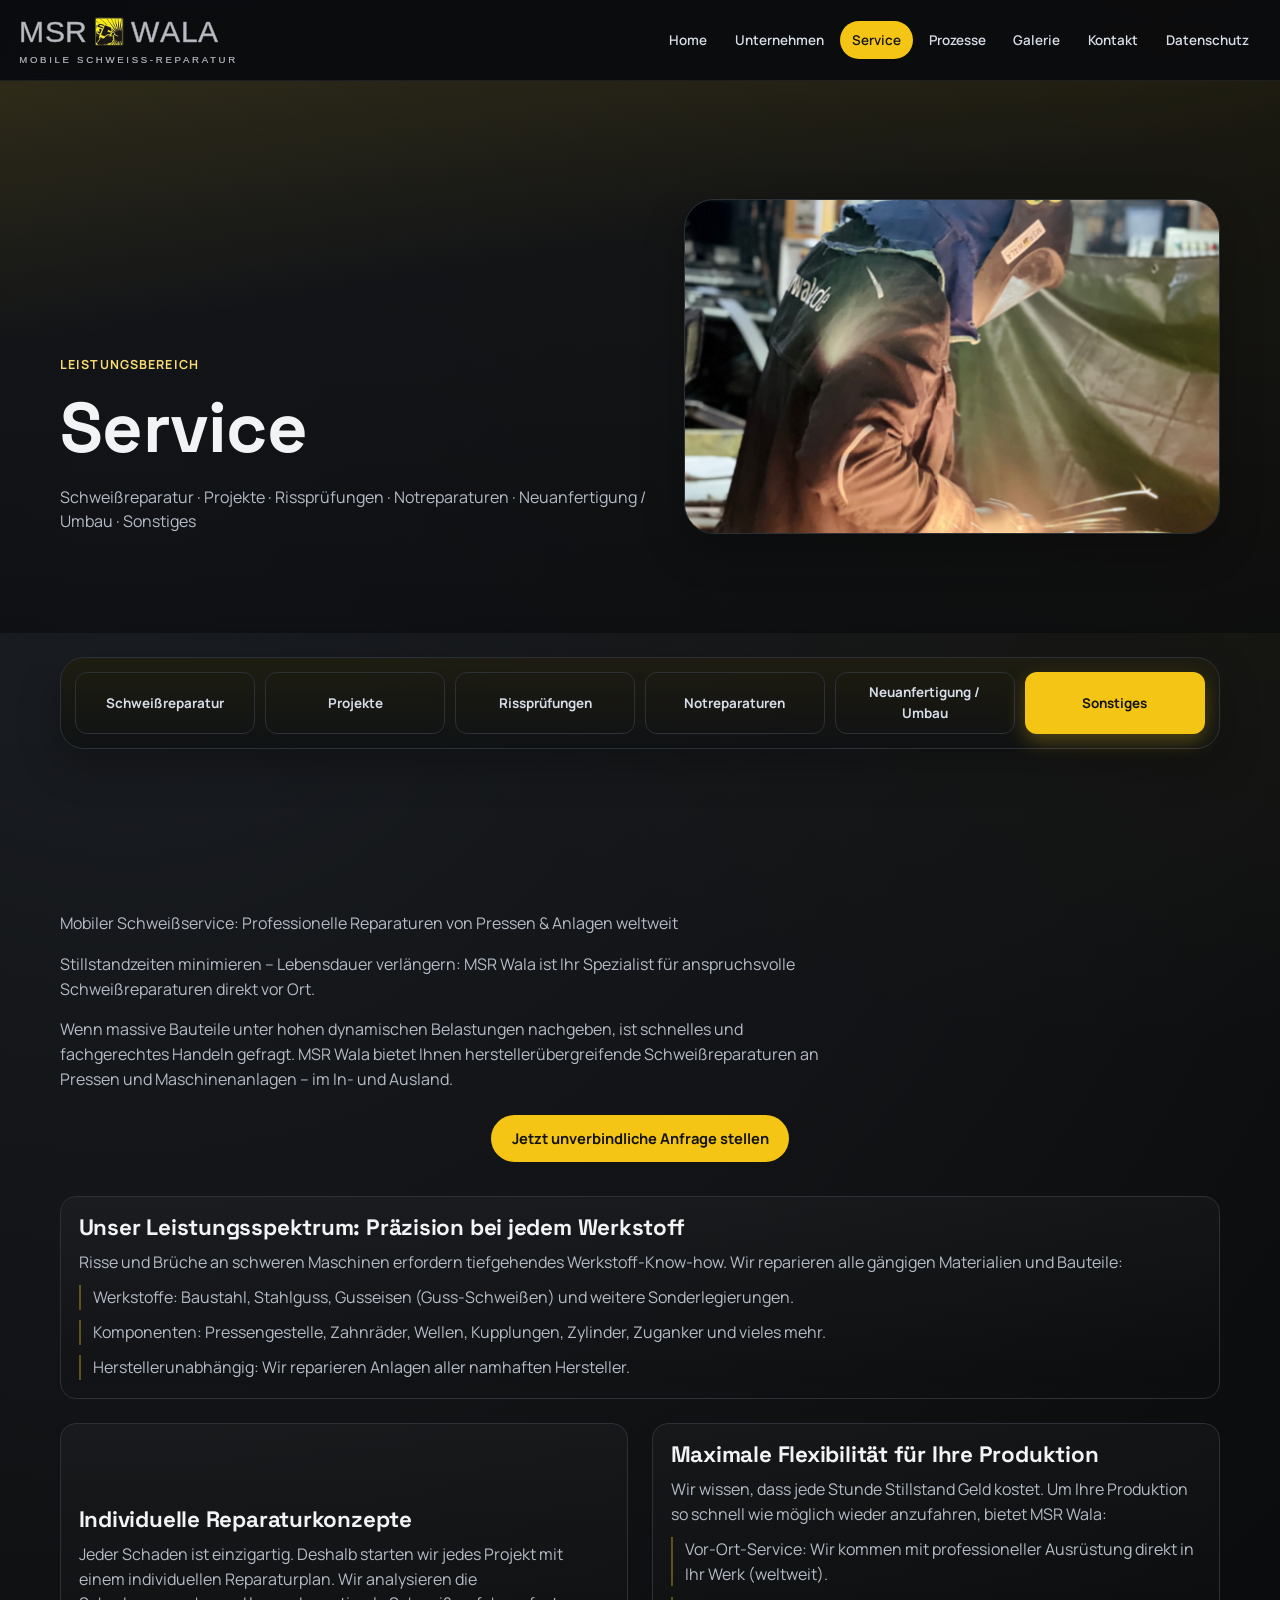
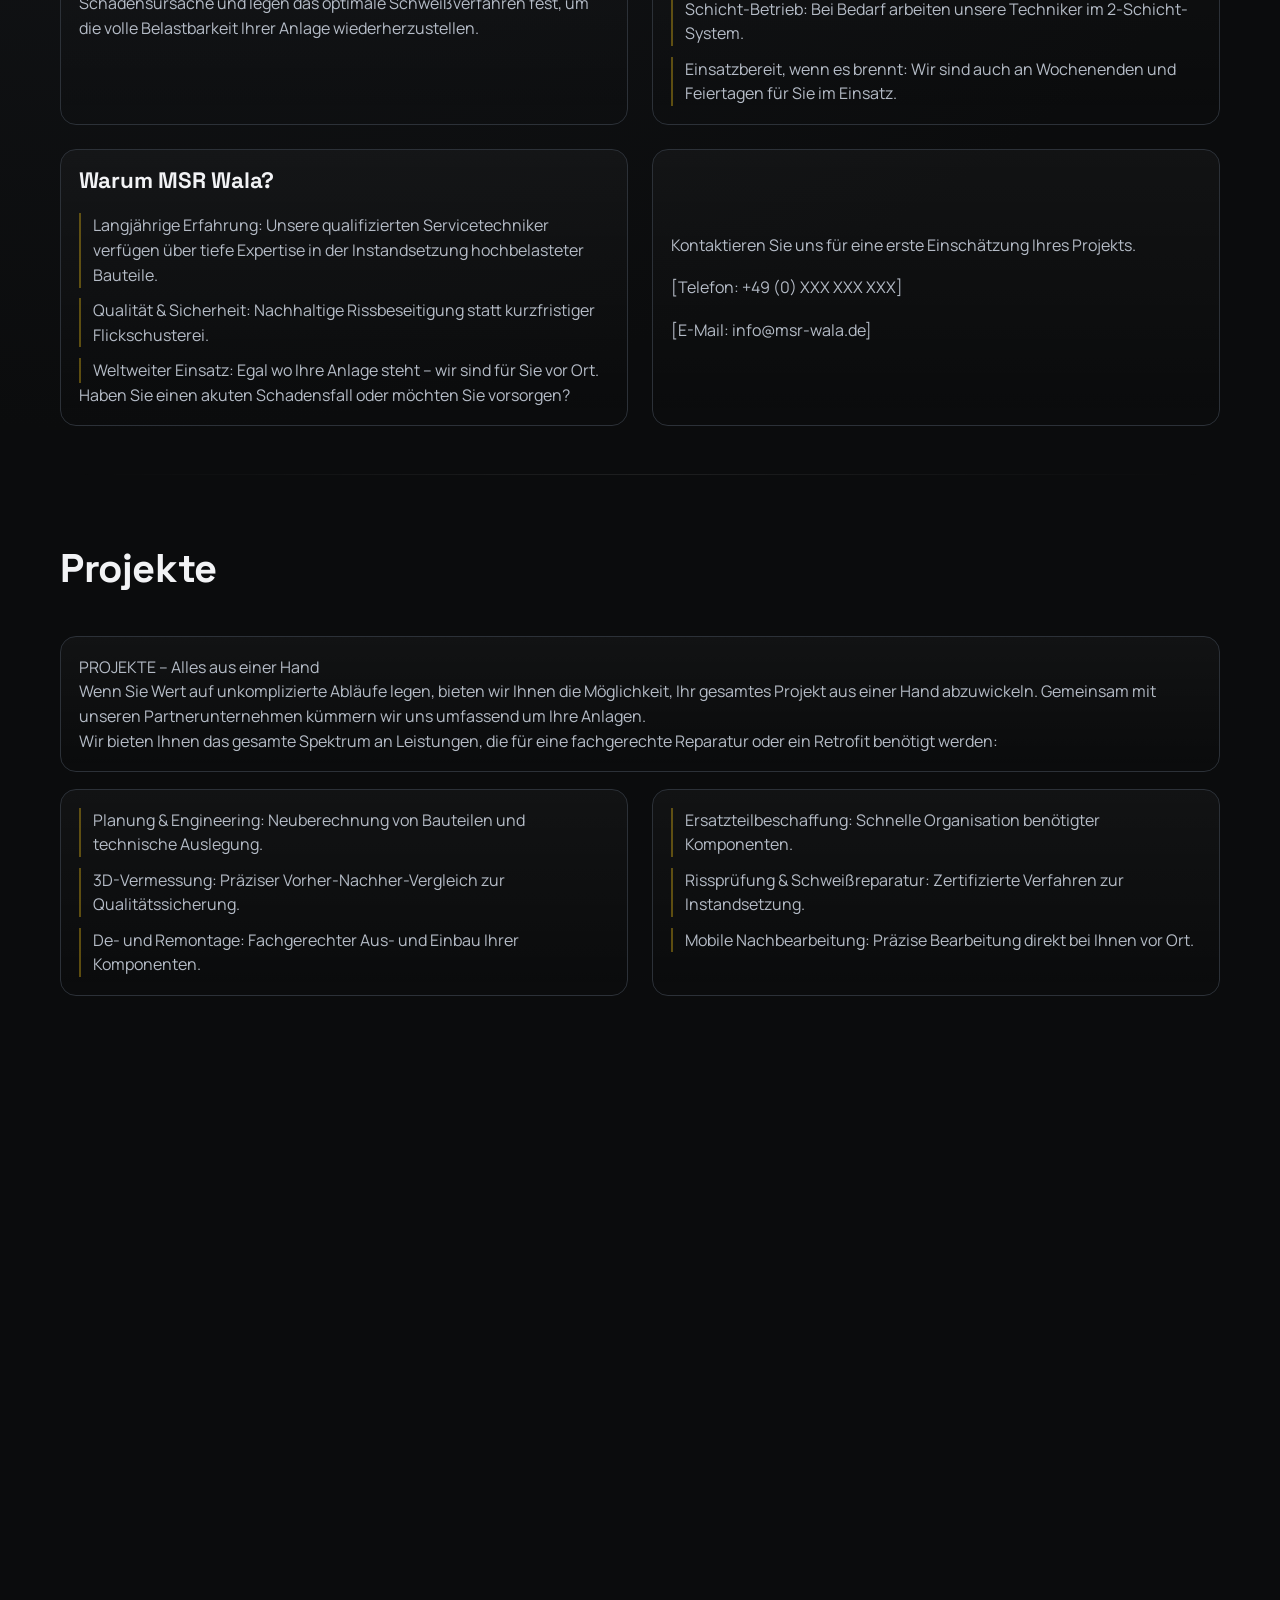
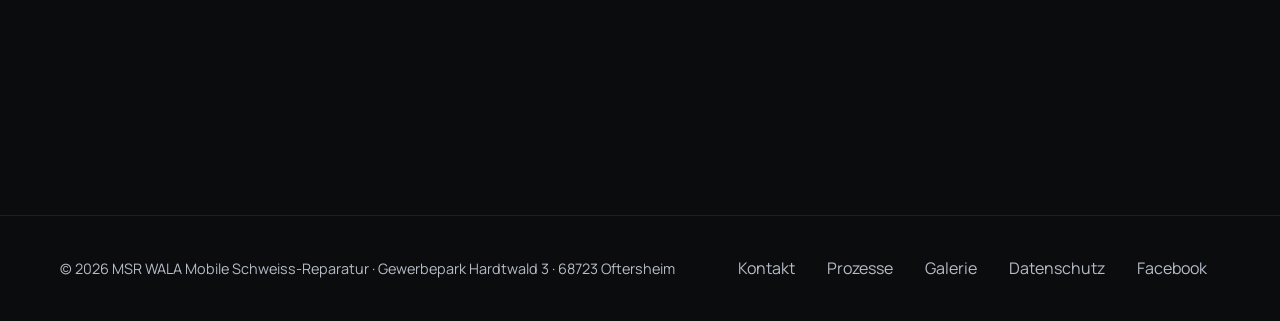
<file: service/index.html>
<!doctype html>
<html lang="de">
  <head>
    <meta charset="utf-8" />
    <meta name="viewport" content="width=device-width, initial-scale=1" />
    <title>Service | MSR WALA</title>
    <meta
      name="description"
      content="Service-Leistungen von MSR WALA gemäß freigegebenem Inhaltsstand."
    />
    <link rel="preconnect" href="https://fonts.googleapis.com" />
    <link rel="preconnect" href="https://fonts.gstatic.com" crossorigin />
    <link
      href="https://fonts.googleapis.com/css2?family=Manrope:wght@400;500;600;700;800&amp;family=Space+Grotesk:wght@500;600;700&amp;display=swap"
      rel="stylesheet"
    />
    <link rel="stylesheet" href="../assets/css/main.css" />
  </head>
  <body class="service-page">
    <a class="skip-link" href="#main-content">Zum Inhalt springen</a>

    <header class="site-header">
      <div class="container nav-shell">
        <a class="brand brand-logo" href="../" aria-label="MSR WALA Startseite">
          <span class="brand-logo-shell">
            <span class="logo-stage">
              <span class="flash-sheen" aria-hidden="true"></span>
              <span class="sparks" aria-hidden="true">
                <span class="spark s1"></span>
                <span class="spark s2"></span>
                <span class="spark s3"></span>
                <span class="spark s4"></span>
                <span class="spark s5"></span>
                <span class="spark s6"></span>
              </span>
              <span class="smoke" aria-hidden="true">
                <span></span><span></span><span></span><span></span><span></span>
              </span>
              <span class="top-row">
                <span class="main-text msr" aria-hidden="true">
                  <span class="char">M</span><span class="char">S</span><span class="char">R</span>
                </span>
                <span class="logo-icon-wrap" aria-hidden="true">
                  <img src="../mw-icon.png" alt="" loading="eager" decoding="async" />
                </span>
                <span class="main-text wala" aria-hidden="true">
                  <span class="char">W</span><span class="char">A</span><span class="char">L</span><span class="char">A</span>
                </span>
              </span>
              <span class="sub-text" aria-hidden="true">MOBILE SCHWEISS-REPARATUR</span>
            </span>
          </span>
        </a>

        <button class="nav-toggle" type="button" aria-label="Menü öffnen" aria-expanded="false" aria-controls="site-nav" data-nav-toggle>
          <span class="nav-toggle-line"></span>
        </button>

        <nav id="site-nav" class="site-nav" aria-label="Hauptnavigation" data-site-nav>
          <ul>
            <li><a href="../" data-nav-link>Home</a></li>
            <li><a href="../unternehmen/" data-nav-link>Unternehmen</a></li>
            <li><a href="./" data-nav-link>Service</a></li>
            <li><a href="../prozesse/" data-nav-link>Prozesse</a></li>
            <li><a href="../galerie/" data-nav-link>Galerie</a></li>
            <li><a href="../kontakt/" data-nav-link>Kontakt</a></li>
            <li><a href="../datenschutz/" data-nav-link>Datenschutz</a></li>
          </ul>
        </nav>
      </div>
    </header>

    <main id="main-content">
      <section class="hero">
        <div class="container hero-grid">
          <div data-hero-sequence>
            <p class="kicker">Leistungsbereich</p>
            <h1>Service</h1>
            <p class="hero-copy subpage-hero-subtitle">Schweißreparatur · Projekte · Rissprüfungen · Notreparaturen · Neuanfertigung / Umbau · Sonstiges</p>
          </div>
          <div class="hero-media service-hero-media panel reveal">
            <img src="../assets/img/2.jpeg" alt="Service" loading="eager" fetchpriority="high" decoding="async" />
          </div>
        </div>
      </section>

      <section class="section-controller-wrap">
        <div class="container">
          <nav class="section-controller panel reveal" data-section-nav aria-label="Service Untersektionen">
            <a href="#schweissreparatur">Schweißreparatur</a>
            <a href="#projekte">Projekte</a>
            <a href="#risspruefungen">Rissprüfungen</a>
            <a href="#notreparaturen">Notreparaturen</a>
            <a href="#neuanfertigung-umbau">Neuanfertigung / Umbau</a>
            <a href="#sonstiges">Sonstiges</a>
          </nav>
        </div>
      </section>

      <section id="schweissreparatur" class="section-tight content-section" data-section-target>
        <div class="container">
          <header class="section-head reveal">
            <div>
              <h2>Schweißreparatur</h2>
            </div>
          </header>

          <article class="section-clean reveal service-schweiss-lead">
            <p>Mobiler Schweißservice: Professionelle Reparaturen von Pressen &amp; Anlagen weltweit</p>
            <p>Stillstandzeiten minimieren – Lebensdauer verlängern: MSR Wala ist Ihr Spezialist für anspruchsvolle Schweißreparaturen direkt vor Ort.</p>
            <p>Wenn massive Bauteile unter hohen dynamischen Belastungen nachgeben, ist schnelles und fachgerechtes Handeln gefragt. MSR Wala bietet Ihnen herstellerübergreifende Schweißreparaturen an Pressen und Maschinenanlagen – im In- und Ausland.</p>
          </article>

          <div class="service-cta-wrap reveal">
            <a class="btn btn-primary" href="../kontakt/">Jetzt unverbindliche Anfrage stellen</a>
          </div>

          <div class="grid grid-2 service-schweiss-grid">
            <article class="card reveal content-wide service-schweiss-box service-schweiss-box-lead">
              <h3>Unser Leistungsspektrum: Präzision bei jedem Werkstoff</h3>
              <p>Risse und Brüche an schweren Maschinen erfordern tiefgehendes Werkstoff-Know-how. Wir reparieren alle gängigen Materialien und Bauteile:</p>
              <ul class="list-clean">
                <li>Werkstoffe: Baustahl, Stahlguss, Gusseisen (Guss-Schweißen) und weitere Sonderlegierungen.</li>
                <li>Komponenten: Pressengestelle, Zahnräder, Wellen, Kupplungen, Zylinder, Zuganker und vieles mehr.</li>
                <li>Herstellerunabhängig: Wir reparieren Anlagen aller namhaften Hersteller.</li>
              </ul>
            </article>

            <article class="card reveal service-schweiss-box">
              <h3>Individuelle Reparaturkonzepte</h3>
              <p>Jeder Schaden ist einzigartig. Deshalb starten wir jedes Projekt mit einem individuellen Reparaturplan. Wir analysieren die Schadensursache und legen das optimale Schweißverfahren fest, um die volle Belastbarkeit Ihrer Anlage wiederherzustellen.</p>
            </article>

            <article class="card reveal service-schweiss-box">
              <h3>Maximale Flexibilität für Ihre Produktion</h3>
              <p>Wir wissen, dass jede Stunde Stillstand Geld kostet. Um Ihre Produktion so schnell wie möglich wieder anzufahren, bietet MSR Wala:</p>
              <ul class="list-clean">
                <li>Vor-Ort-Service: Wir kommen mit professioneller Ausrüstung direkt in Ihr Werk (weltweit).</li>
                <li>Schicht-Betrieb: Bei Bedarf arbeiten unsere Techniker im 2-Schicht-System.</li>
                <li>Einsatzbereit, wenn es brennt: Wir sind auch an Wochenenden und Feiertagen für Sie im Einsatz.</li>
              </ul>
            </article>

            <article class="card reveal service-schweiss-box">
              <h3>Warum MSR Wala?</h3>
              <ul class="list-clean">
                <li>Langjährige Erfahrung: Unsere qualifizierten Servicetechniker verfügen über tiefe Expertise in der Instandsetzung hochbelasteter Bauteile.</li>
                <li>Qualität &amp; Sicherheit: Nachhaltige Rissbeseitigung statt kurzfristiger Flickschusterei.</li>
                <li>Weltweiter Einsatz: Egal wo Ihre Anlage steht – wir sind für Sie vor Ort.</li>
              </ul>
              <p>Haben Sie einen akuten Schadensfall oder möchten Sie vorsorgen?</p>
            </article>

            <article class="card reveal service-schweiss-box service-schweiss-contact">
              <p>Kontaktieren Sie uns für eine erste Einschätzung Ihres Projekts.</p>
              <p>[Telefon: +49 (0) XXX XXX XXX]</p>
              <p>[E-Mail: info@msr-wala.de]</p>
            </article>
          </div>
        </div>
      </section>

      <section id="projekte" class="section content-section" data-section-target>
        <div class="container">
          <header class="section-head reveal">
            <div>
              <h2>Projekte</h2>
            </div>
          </header>

          <article class="card reveal content-wide">
            <p>PROJEKTE – Alles aus einer Hand</p>
            <p>Wenn Sie Wert auf unkomplizierte Abläufe legen, bieten wir Ihnen die Möglichkeit, Ihr gesamtes Projekt aus einer Hand abzuwickeln. Gemeinsam mit unseren Partnerunternehmen kümmern wir uns umfassend um Ihre Anlagen.</p>
            <p>Wir bieten Ihnen das gesamte Spektrum an Leistungen, die für eine fachgerechte Reparatur oder ein Retrofit benötigt werden:</p>
          </article>

          <div class="grid grid-2 service-projekte-grid">
            <article class="card reveal">
              <ul class="list-clean">
                <li>Planung &amp; Engineering: Neuberechnung von Bauteilen und technische Auslegung.</li>
                <li>3D-Vermessung: Präziser Vorher-Nachher-Vergleich zur Qualitätssicherung.</li>
                <li>De- und Remontage: Fachgerechter Aus- und Einbau Ihrer Komponenten.</li>
              </ul>
            </article>

            <article class="card reveal">
              <ul class="list-clean">
                <li>Ersatzteilbeschaffung: Schnelle Organisation benötigter Komponenten.</li>
                <li>Rissprüfung &amp; Schweißreparatur: Zertifizierte Verfahren zur Instandsetzung.</li>
                <li>Mobile Nachbearbeitung: Präzise Bearbeitung direkt bei Ihnen vor Ort.</li>
              </ul>
            </article>
          </div>

          <div class="section-clean reveal content-callout">
            <p>Wir freuen uns darauf, auch Ihr Projekt erfolgreich zu unterstützen!</p>
          </div>
        </div>
      </section>

      <section id="risspruefungen" class="section-tight content-section" data-section-target>
        <div class="container">
          <header class="section-head reveal">
            <div>
              <h2>Rissprüfungen</h2>
            </div>
          </header>

          <div class="service-riss-layout">
            <article class="card reveal service-riss-main">
              <p>Maximale Anlagensicherheit durch professionelle Rissprüfung</p>
              <p>In unserem Betrieb wird Präzision großgeschrieben – deshalb sind wir darauf spezialisiert, selbst kleinste Anzeichen von Rissen oder Schäden an Ihren Anlagen frühzeitig zu identifizieren.</p>
              <p>Seit vielen Jahren führen wir für unsere Kunden regelmäßige Rissprüfungen an Maschinenparks durch – mit messbarem Erfolg. Je nach Zugänglichkeit und Schadensverdacht setzen wir unterschiedliche Prüfverfahren ein und dokumentieren diese lückenlos.</p>
            </article>

            <div class="service-riss-right">
              <article class="card reveal service-riss-benefits">
                <h3>Ihre Vorteile auf einen Blick</h3>
                <ul class="list-clean">
                  <li>Schnelle Reaktion: Unverzügliches Handeln bei einem Befund.</li>
                  <li>Kostenersparnis: Vermeidung teurer Folgeschäden.</li>
                  <li>Minimierte Ausfallzeiten: Höhere Verfügbarkeit Ihrer Anlagen.</li>
                  <li>Flexible Reparaturplanung: Instandsetzung nach Ihrem Zeitplan, nicht nach dem Zufallsprinzip.</li>
                </ul>
              </article>

              <article class="card reveal service-riss-closing">
                <p>Möchten auch Sie Ihren Pressenpark in Top-Zustand halten? Wenn das für Sie interessant klingt, freuen wir uns über Ihre Rückmeldung für ein unverbindliches Erstgespräch.</p>
              </article>
            </div>
          </div>
        </div>
      </section>

      <section id="notreparaturen" class="section content-section" data-section-target>
        <div class="container">
          <header class="section-head reveal">
            <div>
              <h2>Notreparaturen</h2>
            </div>
          </header>

          <div class="grid grid-2">
            <article class="section-clean reveal">
              <p>Wenn jede Minute zählt!</p>
              <p>Manchmal lässt es sich nicht vermeiden: Eine Anlage streikt, aber die Produktion muss zwingend weiterlaufen. In genau diesen Momenten sind wir Ihr Partner.</p>
            </article>

            <article class="card reveal">
              <p>Mit unserer langjährigen Erfahrung und fundiertem Know-how haben wir bereits zahlreiche Pressen notdürftig instand gesetzt, die heute noch zuverlässig ihren Dienst verrichten. Unser Ziel bei einer Notreparatur ist es, den Betrieb Ihrer Anlage schnellstmöglich wiederherzustellen, ohne dabei einen wirtschaftlichen Totalschaden zu riskieren.</p>
              <p>Ihr Vorteil: Während die Produktion gesichert ist, gewinnen wir gemeinsam die nötige Zeit, um die finale und fachgerechte Reparatur ohne Zeitdruck zu planen.</p>
            </article>
          </div>
        </div>
      </section>

      <section id="neuanfertigung-umbau" class="section-tight content-section" data-section-target>
        <div class="container">
          <header class="section-head reveal">
            <div>
              <h2>Neuanfertigung / Umbau</h2>
            </div>
          </header>

          <div class="section-clean reveal service-neu-intro">
            <p>Neuanfertigung &amp; Umbau von Pressen und Komponenten</p>
            <p>Wir fertigen Bauteile exakt nach Ihren Wünschen, Vorstellungen und Erwartungen. Ob Einzelkomponente oder Systemoptimierung – wir passen Ihre Anlagen Ihren spezifischen Anforderungen an.</p>
          </div>

          <div class="grid grid-2">
            <article class="card reveal">
              <h3>Unser Fertigungsspektrum umfasst unter anderem:</h3>
              <ul class="list-clean">
                <li>Zahnräder, Stößel, Druckplatten</li>
                <li>Ziehkissen</li>
                <li>Pressenständer</li>
                <li>C-Pressen</li>
              </ul>
            </article>

            <article class="card reveal">
              <h3>Optimierung &amp; Modernisierung (Retrofit)</h3>
              <p>Sollte Ihre bestehende Anlage nicht mehr die gewünschte Leistung erbringen, bieten wir schnelle und effektive Lösungen:</p>
              <ul class="list-clean">
                <li>Anpassung &amp; Umbau: Wir modifizieren Ihre Presse für neue Aufgabenbereiche.</li>
                <li>Leistungssteigerung: Optimierungsarbeiten direkt am Pressenkörper.</li>
                <li>Stabilität: Gezielte Verstärkungen für höhere Belastungen und Langlebigkeit.</li>
              </ul>
            </article>
          </div>
        </div>
      </section>

      <section id="sonstiges" class="section content-section" data-section-target>
        <div class="container">
          <header class="section-head reveal">
            <div>
              <h2>Sonstiges</h2>
            </div>
          </header>

          <div class="section-clean reveal">
            <p>Unser erweitertes Service-Portfolio</p>
          </div>

          <div class="grid grid-2 service-sonstiges-grid">
            <article class="card reveal">
              <p>De- und Remontage: Fachgerechter Abbau und präzise Wiederinbetriebnahme Ihrer Anlagen und Maschinenkomponenten.</p>
            </article>

            <article class="card reveal">
              <p>3D-Vermessung: Hochpräzise Erfassung von Bauteilgeometrien für Qualitätssicherung, Reverse Engineering oder Dokumentation.</p>
            </article>

            <article class="card reveal">
              <p>Mobile Bearbeitung: Vor-Ort-Bearbeitung einschließlich:</p>
              <ul class="list-clean">
                <li>Drehen &amp; Fräsen</li>
                <li>Planen</li>
                <li>Spindeln</li>
              </ul>
            </article>

            <article class="card reveal">
              <p>Engineering: Technische Optimierung und Absicherung durch FEA (Finite-Elemente-Analyse) zur Berechnung von Festigkeit, Verformung und thermischen Belastungen.</p>
            </article>
          </div>
        </div>
      </section>
    </main>

    <footer class="site-footer">
      <div class="container footer-grid">
        <p class="footer-meta">© <span id="year">2026</span> MSR WALA Mobile Schweiss-Reparatur · Gewerbepark Hardtwald 3 · 68723 Oftersheim</p>
        <ul class="footer-nav">
          <li><a href="../kontakt/" data-nav-link>Kontakt</a></li>
          <li><a href="../prozesse/" data-nav-link>Prozesse</a></li>
          <li><a href="../galerie/" data-nav-link>Galerie</a></li>
          <li><a href="../datenschutz/" data-nav-link>Datenschutz</a></li>
          <li><a href="#" data-social="facebook">Facebook</a></li>
        </ul>
      </div>
    </footer>

    <script src="../assets/js/site-config.js"></script>
    <script src="../assets/js/main.js"></script>
  </body>
</html>
</file>
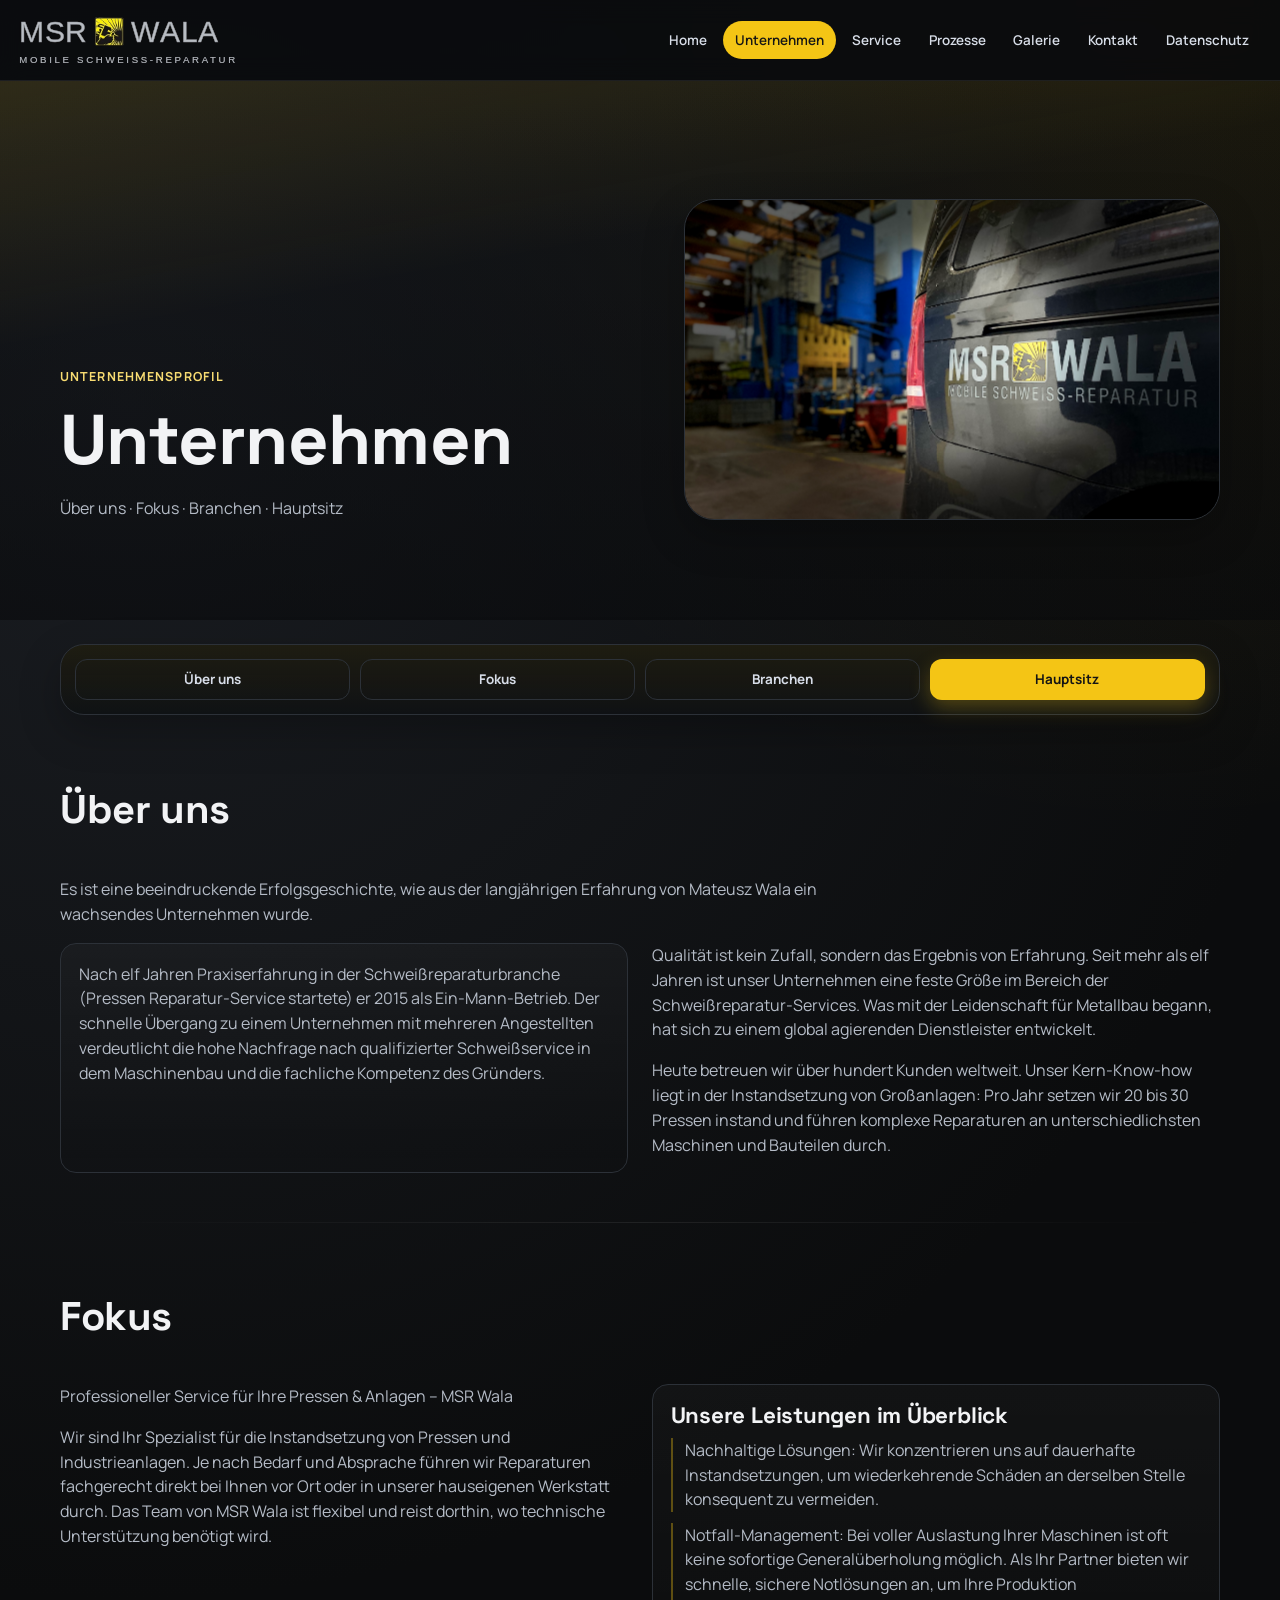
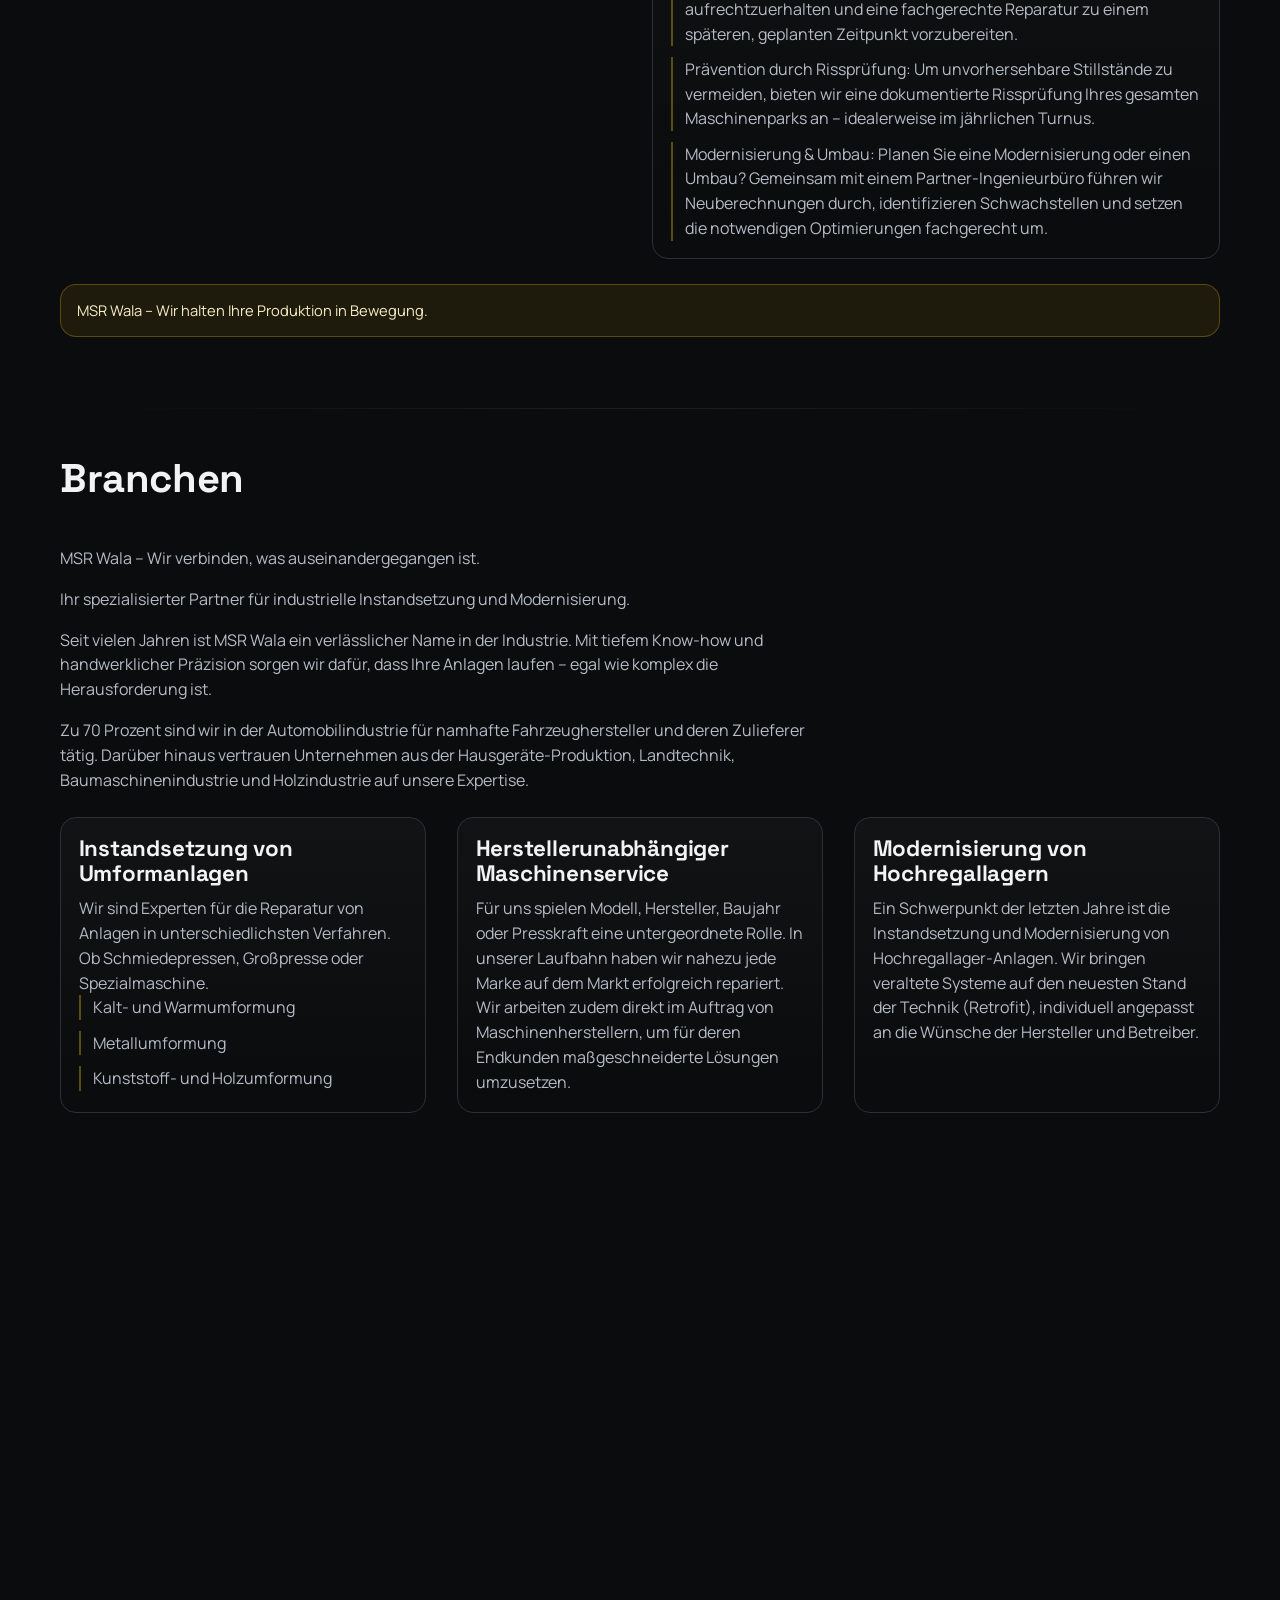
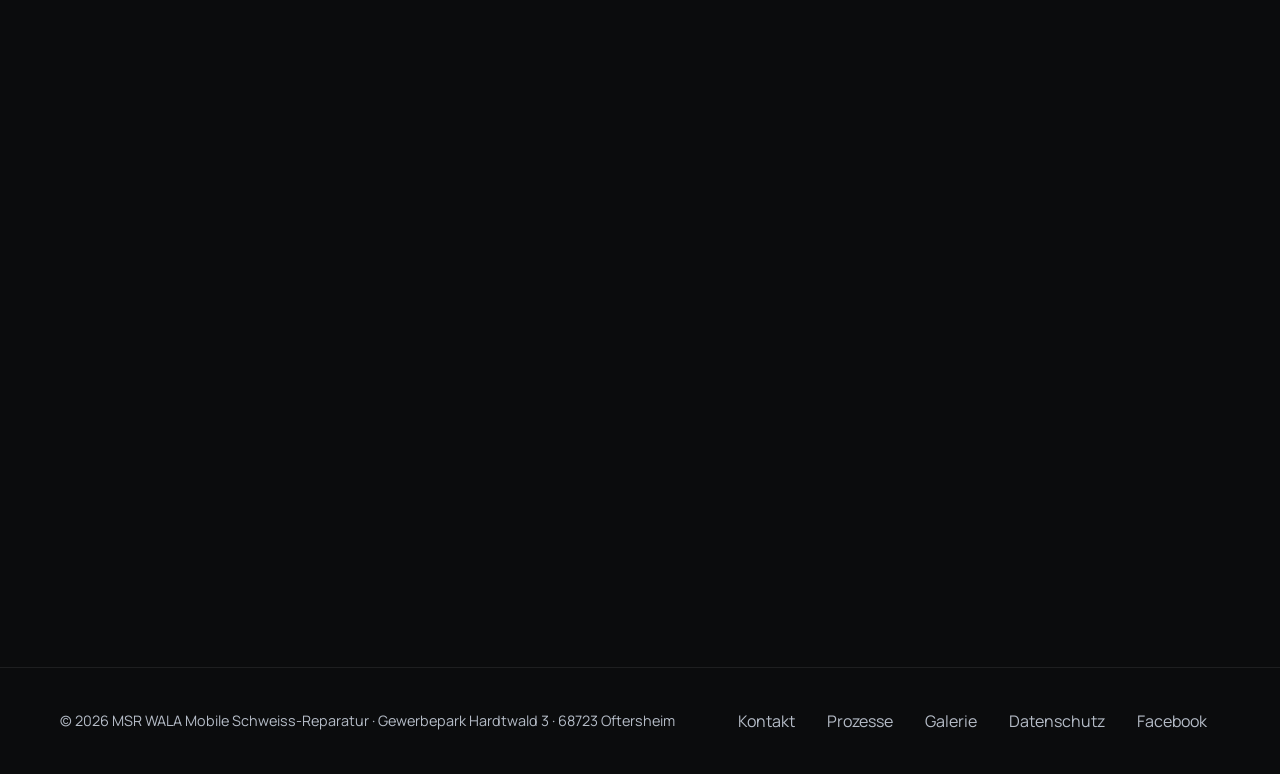
<file: unternehmen/index.html>
<!doctype html>
<html lang="de">
  <head>
    <meta charset="utf-8" />
    <meta name="viewport" content="width=device-width, initial-scale=1" />
    <title>Unternehmen | MSR WALA</title>
    <meta
      name="description"
      content="Unternehmen, Fokus, Branchen und Hauptsitz von MSR WALA gemäß freigegebenem Inhaltsstand."
    />
    <link rel="preconnect" href="https://fonts.googleapis.com" />
    <link rel="preconnect" href="https://fonts.gstatic.com" crossorigin />
    <link
      href="https://fonts.googleapis.com/css2?family=Manrope:wght@400;500;600;700;800&amp;family=Space+Grotesk:wght@500;600;700&amp;display=swap"
      rel="stylesheet"
    />
    <link rel="stylesheet" href="../assets/css/main.css" />
  </head>
  <body class="unternehmen-page">
    <a class="skip-link" href="#main-content">Zum Inhalt springen</a>

    <header class="site-header">
      <div class="container nav-shell">
        <a class="brand brand-logo" href="../" aria-label="MSR WALA Startseite">
          <span class="brand-logo-shell">
            <span class="logo-stage">
              <span class="flash-sheen" aria-hidden="true"></span>
              <span class="sparks" aria-hidden="true">
                <span class="spark s1"></span>
                <span class="spark s2"></span>
                <span class="spark s3"></span>
                <span class="spark s4"></span>
                <span class="spark s5"></span>
                <span class="spark s6"></span>
              </span>
              <span class="smoke" aria-hidden="true">
                <span></span><span></span><span></span><span></span><span></span>
              </span>
              <span class="top-row">
                <span class="main-text msr" aria-hidden="true">
                  <span class="char">M</span><span class="char">S</span><span class="char">R</span>
                </span>
                <span class="logo-icon-wrap" aria-hidden="true">
                  <img src="../mw-icon.png" alt="" loading="eager" decoding="async" />
                </span>
                <span class="main-text wala" aria-hidden="true">
                  <span class="char">W</span><span class="char">A</span><span class="char">L</span><span class="char">A</span>
                </span>
              </span>
              <span class="sub-text" aria-hidden="true">MOBILE SCHWEISS-REPARATUR</span>
            </span>
          </span>
        </a>

        <button class="nav-toggle" type="button" aria-label="Menü öffnen" aria-expanded="false" aria-controls="site-nav" data-nav-toggle>
          <span class="nav-toggle-line"></span>
        </button>

        <nav id="site-nav" class="site-nav" aria-label="Hauptnavigation" data-site-nav>
          <ul>
            <li><a href="../" data-nav-link>Home</a></li>
            <li><a href="./" data-nav-link>Unternehmen</a></li>
            <li><a href="../service/" data-nav-link>Service</a></li>
            <li><a href="../prozesse/" data-nav-link>Prozesse</a></li>
            <li><a href="../galerie/" data-nav-link>Galerie</a></li>
            <li><a href="../kontakt/" data-nav-link>Kontakt</a></li>
            <li><a href="../datenschutz/" data-nav-link>Datenschutz</a></li>
          </ul>
        </nav>
      </div>
    </header>

    <main id="main-content">
      <section class="hero">
        <div class="container hero-grid">
          <div data-hero-sequence>
            <p class="kicker">Unternehmensprofil</p>
            <h1>Unternehmen</h1>
            <p class="hero-copy subpage-hero-subtitle">Über uns · Fokus · Branchen · Hauptsitz</p>
          </div>
          <div class="hero-media unternehmen-hero-media panel reveal">
            <img src="../assets/img/4.jpeg" alt="Hauptsitz" loading="eager" fetchpriority="high" decoding="async" />
          </div>
        </div>
      </section>

      <section class="section-controller-wrap">
        <div class="container">
          <nav class="section-controller panel reveal" data-section-nav aria-label="Unternehmen Untersektionen">
            <a href="#ueber-uns">Über uns</a>
            <a href="#fokus">Fokus</a>
            <a href="#branchen">Branchen</a>
            <a href="#hauptsitz">Hauptsitz</a>
          </nav>
        </div>
      </section>

      <section id="ueber-uns" class="section-tight content-section" data-section-target>
        <div class="container">
          <header class="section-head reveal">
            <div>
              <h2>Über uns</h2>
            </div>
          </header>

          <div class="section-clean reveal">
            <p>Es ist eine beeindruckende Erfolgsgeschichte, wie aus der langjährigen Erfahrung von Mateusz Wala ein wachsendes Unternehmen wurde.</p>
          </div>

          <div class="grid grid-2 unternehmen-about-grid">
            <article class="card reveal">
              <p>Nach elf Jahren Praxiserfahrung in der Schweißreparaturbranche (Pressen Reparatur-Service startete) er 2015 als Ein-Mann-Betrieb. Der schnelle Übergang zu einem Unternehmen mit mehreren Angestellten verdeutlicht die hohe Nachfrage nach qualifizierter Schweißservice in dem Maschinenbau und die fachliche Kompetenz des Gründers.</p>
            </article>
            <article class="section-clean reveal">
              <p>Qualität ist kein Zufall, sondern das Ergebnis von Erfahrung. Seit mehr als elf Jahren ist unser Unternehmen eine feste Größe im Bereich der Schweißreparatur-Services. Was mit der Leidenschaft für Metallbau begann, hat sich zu einem global agierenden Dienstleister entwickelt.</p>
              <p>Heute betreuen wir über hundert Kunden weltweit. Unser Kern-Know-how liegt in der Instandsetzung von Großanlagen: Pro Jahr setzen wir 20 bis 30 Pressen instand und führen komplexe Reparaturen an unterschiedlichsten Maschinen und Bauteilen durch.</p>
            </article>
          </div>
        </div>
      </section>

      <section id="fokus" class="section content-section" data-section-target>
        <div class="container">
          <header class="section-head reveal">
            <div>
              <h2>Fokus</h2>
            </div>
          </header>

          <div class="grid grid-2 unternehmen-fokus-grid">
            <article class="section-clean reveal">
              <p>Professioneller Service für Ihre Pressen &amp; Anlagen – MSR Wala</p>
              <p>Wir sind Ihr Spezialist für die Instandsetzung von Pressen und Industrieanlagen. Je nach Bedarf und Absprache führen wir Reparaturen fachgerecht direkt bei Ihnen vor Ort oder in unserer hauseigenen Werkstatt durch. Das Team von MSR Wala ist flexibel und reist dorthin, wo technische Unterstützung benötigt wird.</p>
            </article>
            <article class="card reveal">
              <h3>Unsere Leistungen im Überblick</h3>
              <ul class="list-clean">
                <li>Nachhaltige Lösungen: Wir konzentrieren uns auf dauerhafte Instandsetzungen, um wiederkehrende Schäden an derselben Stelle konsequent zu vermeiden.</li>
                <li>Notfall-Management: Bei voller Auslastung Ihrer Maschinen ist oft keine sofortige Generalüberholung möglich. Als Ihr Partner bieten wir schnelle, sichere Notlösungen an, um Ihre Produktion aufrechtzuerhalten und eine fachgerechte Reparatur zu einem späteren, geplanten Zeitpunkt vorzubereiten.</li>
                <li>Prävention durch Rissprüfung: Um unvorhersehbare Stillstände zu vermeiden, bieten wir eine dokumentierte Rissprüfung Ihres gesamten Maschinenparks an – idealerweise im jährlichen Turnus.</li>
                <li>Modernisierung &amp; Umbau: Planen Sie eine Modernisierung oder einen Umbau? Gemeinsam mit einem Partner-Ingenieurbüro führen wir Neuberechnungen durch, identifizieren Schwachstellen und setzen die notwendigen Optimierungen fachgerecht um.</li>
              </ul>
            </article>
          </div>

          <div class="notice reveal content-callout">MSR Wala – Wir halten Ihre Produktion in Bewegung.</div>
        </div>
      </section>

      <section id="branchen" class="section-tight content-section" data-section-target>
        <div class="container">
          <header class="section-head reveal">
            <div>
              <h2>Branchen</h2>
            </div>
          </header>

          <div class="section-clean reveal unternehmen-branchen-intro">
            <p>MSR Wala – Wir verbinden, was auseinandergegangen ist.</p>
            <p>Ihr spezialisierter Partner für industrielle Instandsetzung und Modernisierung.</p>
            <p>Seit vielen Jahren ist MSR Wala ein verlässlicher Name in der Industrie. Mit tiefem Know-how und handwerklicher Präzision sorgen wir dafür, dass Ihre Anlagen laufen – egal wie komplex die Herausforderung ist.</p>
            <p>Zu 70 Prozent sind wir in der Automobilindustrie für namhafte Fahrzeughersteller und deren Zulieferer tätig. Darüber hinaus vertrauen Unternehmen aus der Hausgeräte-Produktion, Landtechnik, Baumaschinenindustrie und Holzindustrie auf unsere Expertise.</p>
          </div>

          <div class="grid grid-3 unternehmen-branchen-grid">
            <article class="card reveal">
              <h3>Instandsetzung von Umformanlagen</h3>
              <p>Wir sind Experten für die Reparatur von Anlagen in unterschiedlichsten Verfahren. Ob Schmiedepressen, Großpresse oder Spezialmaschine.</p>
              <ul class="list-clean">
                <li>Kalt- und Warmumformung</li>
                <li>Metallumformung</li>
                <li>Kunststoff- und Holzumformung</li>
              </ul>
            </article>

            <article class="card reveal">
              <h3>Herstellerunabhängiger Maschinenservice</h3>
              <p>Für uns spielen Modell, Hersteller, Baujahr oder Presskraft eine untergeordnete Rolle. In unserer Laufbahn haben wir nahezu jede Marke auf dem Markt erfolgreich repariert. Wir arbeiten zudem direkt im Auftrag von Maschinenherstellern, um für deren Endkunden maßgeschneiderte Lösungen umzusetzen.</p>
            </article>

            <article class="card reveal">
              <h3>Modernisierung von Hochregallagern</h3>
              <p>Ein Schwerpunkt der letzten Jahre ist die Instandsetzung und Modernisierung von Hochregallager-Anlagen. Wir bringen veraltete Systeme auf den neuesten Stand der Technik (Retrofit), individuell angepasst an die Wünsche der Hersteller und Betreiber.</p>
            </article>
          </div>
        </div>
      </section>

      <section id="hauptsitz" class="section content-section" data-section-target>
        <div class="container">
          <header class="section-head reveal">
            <div>
              <h2>Hauptsitz</h2>
            </div>
          </header>

          <div class="section-clean reveal unternehmen-hauptsitz-lead">
            <p>Unser Standort: Im Herzen der Metropolregion – Weltweit im Einsatz</p>
          </div>

          <div class="grid grid-2 unternehmen-hauptsitz-grid">
            <article class="card reveal">
              <h3>Strategisch vernetzt in Oftersheim</h3>
              <p>Die Ziesmer GmbH vereint regionale Präsenz mit internationaler Reichweite. Unser Hauptsitz in Oftersheim, direkt in der dynamischen Metropolregion Rhein-Neckar (Baden-Württemberg), bietet uns die ideale logistische Basis. Von hier aus steuern wir unsere weltweiten Einsätze und garantieren schnelle Reaktionszeiten für unsere Kunden – egal, wo auf der Welt wir gebraucht werden.</p>
            </article>

            <article class="card reveal">
              <h3>Werkstatt &amp; Kapazitäten: Handwerk trifft Hochleistung</h3>
              <p>Das Herzstück unseres Standorts ist unsere 300 m² große, modern ausgestattete Werkstatt. Hier verbinden wir handwerkliche Präzision mit der Fähigkeit, auch „schwere Brocken“ zu bewegen:</p>
              <ul class="list-clean">
                <li>15 Tonnen Kapazität: Unsere Infrastruktur ist darauf ausgelegt, Bauteile mit einem Einzelgewicht von bis zu 15 Tonnen sicher zu handhaben, zu reparieren oder komplett neu anzufertigen.</li>
                <li>Full-Service-Instandsetzung: Ob geplante Generalüberholung oder eilige Sonderanfertigung – in unserer Werkstatt finden wir die Lösung für Ihre mechanischen Herausforderungen.</li>
                <li>Flexibel &amp; agil: Wir reagieren schnell auf Ihre Anforderungen. Was in der Werkstatt vorbereitet wird, bringen unsere Teams direkt bei Ihnen vor Ort zum Einsatz.</li>
              </ul>
            </article>
          </div>

          <div class="panel cta-panel reveal content-callout">
            <h3>Regional verwurzelt, global agierend</h3>
            <p class="hero-copy">Wir sind stolz auf unsere Wurzeln in Baden-Württemberg. Diese Bodenständigkeit und den hohen Qualitätsanspruch „Made in Germany“ tragen wir bei jedem Projekt in die Welt hinaus.</p>
            <p class="hero-copy">Sie haben ein Projekt für uns?</p>
            <p class="hero-copy">Besuchen Sie uns in Oftersheim oder fordern Sie unser mobiles Team an. Wir sind bereit, wenn Sie uns brauchen.</p>
          </div>
        </div>
      </section>
    </main>

    <footer class="site-footer">
      <div class="container footer-grid">
        <p class="footer-meta">© <span id="year">2026</span> MSR WALA Mobile Schweiss-Reparatur · Gewerbepark Hardtwald 3 · 68723 Oftersheim</p>
        <ul class="footer-nav">
          <li><a href="../kontakt/" data-nav-link>Kontakt</a></li>
          <li><a href="../prozesse/" data-nav-link>Prozesse</a></li>
          <li><a href="../galerie/" data-nav-link>Galerie</a></li>
          <li><a href="../datenschutz/" data-nav-link>Datenschutz</a></li>
          <li><a href="#" data-social="facebook">Facebook</a></li>
        </ul>
      </div>
    </footer>

    <script src="../assets/js/site-config.js"></script>
    <script src="../assets/js/main.js"></script>
  </body>
</html>
</file>
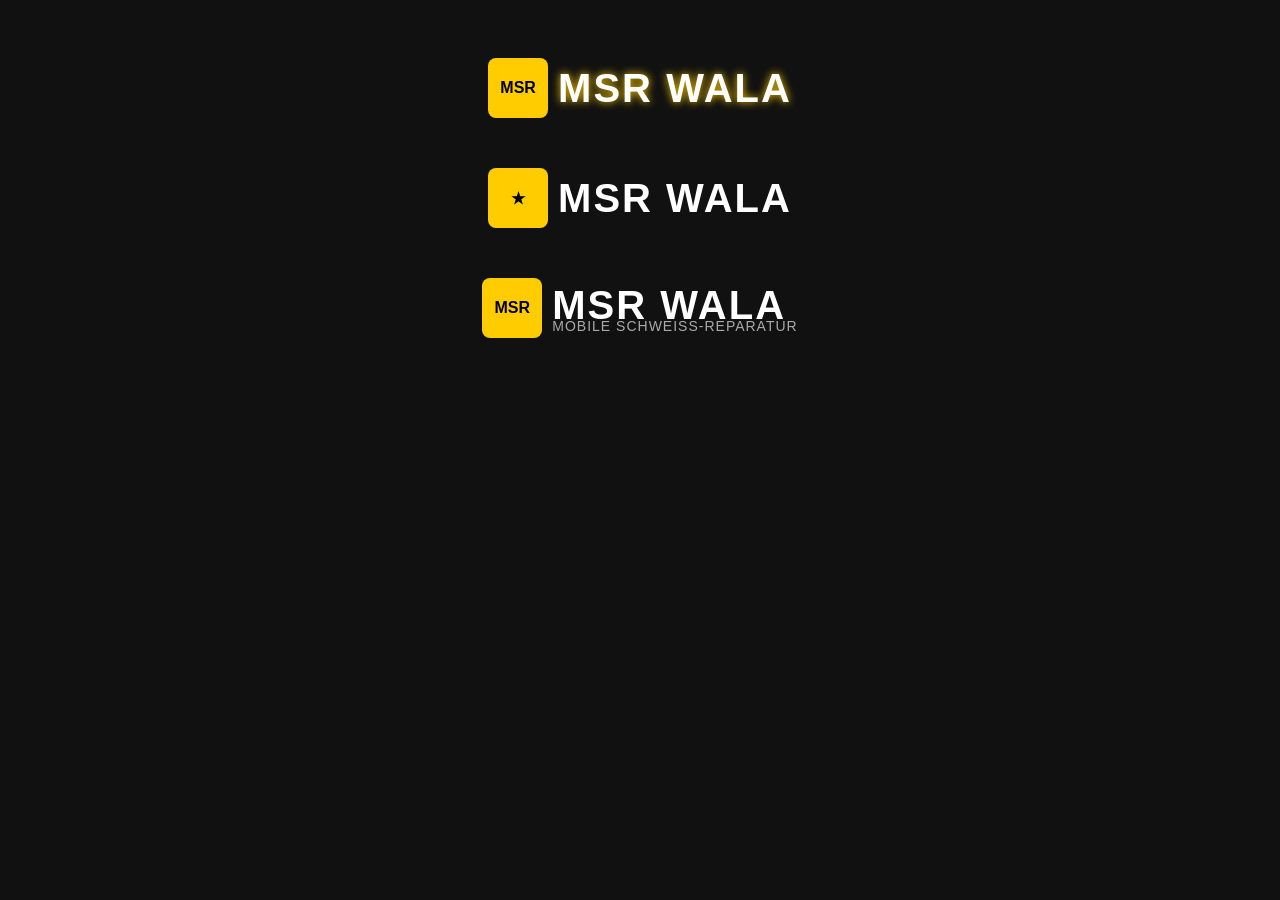
<file: logo.html>
﻿<!DOCTYPE html>
<html lang="pl">
<head>
    <meta charset="UTF-8">
    <style>
        body { background: #111; display: flex; flex-direction: column; align-items: center; padding: 50px; gap: 50px; font-family: 'Oswald', sans-serif; }
        .logo-container { display: flex; align-items: center; gap: 10px; color: white; }
        
        /* WSPÓLNE STYLOWANIE IKONY I NAPISU */
        .icon { width: 60px; height: 60px; background: #ffcc00; border-radius: 8px; display: flex; align-items: center; justify-content: center; font-weight: bold; color: black; }
        .text { font-size: 40px; font-weight: 700; letter-spacing: 2px; }
        .subtext { font-size: 14px; text-transform: uppercase; letter-spacing: 1px; color: #aaa; margin-top: -10px; }

        /* ANIMACJA 1: Wypalanie (Typing + Glow) */
        .wypalanie .letter { opacity: 0; animation: reveal 0.5s forwards; }
        @keyframes reveal { to { opacity: 1; text-shadow: 0 0 8px #ffcc00; } }

        /* ANIMACJA 2: Iskry (Sparkle) */
        .iskry .icon { animation: spark 1.5s infinite; }
        @keyframes spark { 0%, 100% { box-shadow: 0 0 0px #ffcc00; } 50% { box-shadow: 0 0 20px #ffcc00; } }

        /* ANIMACJA 3: Spawanie (Slide + Flash) */
        .spawanie .text { animation: slideIn 1s ease-out; }
        @keyframes slideIn { from { transform: translateX(-20px); opacity: 0; } to { transform: translateX(0); opacity: 1; } }
    </style>
</head>
<body>

    <!-- PROJEKT 1: Wypalanie -->
    <div class="logo-container wypalanie">
        <div class="icon">MSR</div>
        <div class="text">
            <span class="letter" style="animation-delay: 0.1s">M</span><span class="letter" style="animation-delay: 0.2s">S</span><span class="letter" style="animation-delay: 0.3s">R</span>
            <span class="letter" style="animation-delay: 0.4s">W</span><span class="letter" style="animation-delay: 0.5s">A</span><span class="letter" style="animation-delay: 0.6s">L</span><span class="letter" style="animation-delay: 0.7s">A</span>
        </div>
    </div>

    <!-- PROJEKT 2: Iskry -->
    <div class="logo-container iskry">
        <div class="icon">★</div>
        <div class="text">MSR WALA</div>
    </div>

    <!-- PROJEKT 3: Spawanie -->
    <div class="logo-container spawanie">
        <div class="icon">MSR</div>
        <div>
            <div class="text">MSR WALA</div>
            <div class="subtext">MOBILE SCHWEISS-REPARATUR</div>
        </div>
    </div>

</body>
</html>
</file>
<file: assets/css/main.css>
:root {
  --bg: #0b0c0d;
  --bg-elev: #131518;
  --surface: #181b1f;
  --surface-soft: #1f2328;
  --text: #f2f3f5;
  --muted: #b5bcc7;
  --line: #2c3138;
  --line-soft: rgba(255, 255, 255, 0.08);
  --accent: #f4c515;
  --accent-soft: #f8dc72;
  --ok: #8fd19e;
  --radius-sm: 10px;
  --radius-md: 16px;
  --radius-lg: 24px;
  --radius-xl: 30px;
  --shadow: 0 16px 40px rgba(0, 0, 0, 0.25);
  --shadow-soft: 0 10px 25px rgba(0, 0, 0, 0.18);
  --container: min(1160px, calc(100% - 3rem));
  --container-tight: min(860px, calc(100% - 3rem));
  --space-1: 0.5rem;
  --space-2: 0.75rem;
  --space-3: 1rem;
  --space-4: 1.5rem;
  --space-5: 2rem;
  --space-6: 3rem;
  --space-7: 4.5rem;
  --font-title: "Space Grotesk", "Segoe UI", sans-serif;
  --font-body: "Manrope", "Segoe UI", sans-serif;
}

* {
  box-sizing: border-box;
}

html,
body {
  margin: 0;
  padding: 0;
}

html {
  scroll-behavior: smooth;
}

body {
  font-family: var(--font-body);
  color: var(--text);
  background:
    radial-gradient(circle at 10% 10%, #1a1d22 0%, transparent 32%),
    radial-gradient(circle at 90% 0%, rgba(244, 197, 21, 0.1) 0%, transparent 20%),
    var(--bg);
  min-height: 100vh;
  line-height: 1.55;
  text-rendering: optimizeLegibility;
  -webkit-font-smoothing: antialiased;
}

img {
  max-width: 100%;
  display: block;
  height: auto;
}

a {
  color: inherit;
  text-decoration: none;
}

p {
  margin-top: 0;
}

a:focus-visible,
button:focus-visible,
input:focus-visible,
textarea:focus-visible {
  outline: 2px solid var(--accent);
  outline-offset: 2px;
}

.skip-link {
  position: absolute;
  left: 1rem;
  top: -4rem;
  z-index: 120;
  background: var(--accent);
  color: #111;
  font-weight: 700;
  border-radius: 8px;
  padding: 0.75rem 1rem;
}

.skip-link:focus {
  top: 1rem;
}

.container {
  width: var(--container);
  margin-inline: auto;
}

.container-tight {
  width: var(--container-tight);
  margin-inline: auto;
}

.site-header {
  position: sticky;
  top: 0;
  z-index: 100;
  background: rgba(10, 11, 13, 0.88);
  backdrop-filter: blur(12px);
  border-bottom: 1px solid var(--line-soft);
}

.site-header .container {
  width: min(1340px, calc(100% - 2.4rem));
}

.nav-shell {
  display: flex;
  align-items: center;
  justify-content: space-between;
  min-height: 80px;
  gap: 1.4rem;
}

.brand {
  position: relative;
  display: inline-flex;
  align-items: center;
  min-width: 0;
  max-width: 100%;
  flex: 0 1 auto;
}

.brand.brand-logo {
  --logo-ratio: 0.415;
  --logo-width: calc(592px * var(--logo-ratio));
  --logo-height: calc(136px * var(--logo-ratio));
  align-self: center;
  width: var(--logo-width);
  min-width: var(--logo-width);
  max-width: var(--logo-width);
}

.brand-logo-shell {
  position: relative;
  display: block;
  width: var(--logo-width);
  height: var(--logo-height);
  overflow: visible;
}

.brand-logo .logo-stage {
  --text-main: #b8bcc2;
  --text-stroke: #8f949b;
  --text-shadow: #555;
  position: absolute;
  left: 0;
  top: 0;
  z-index: 2;
  width: 100%;
  height: 100%;
  display: flex;
  flex-direction: column;
  align-items: flex-start;
}

.brand-logo .top-row {
  position: relative;
  display: flex;
  align-items: center;
  justify-content: flex-start;
  gap: calc(18px * var(--logo-ratio));
  min-height: calc(92px * var(--logo-ratio));
}

.brand-logo .main-text {
  position: relative;
  display: inline-flex;
  align-items: center;
  font-size: calc(78px * var(--logo-ratio));
  line-height: 1;
  letter-spacing: calc(1.4px * var(--logo-ratio));
  color: var(--text-main);
  text-shadow: 0 0 calc(1px * var(--logo-ratio)) var(--text-shadow);
  -webkit-text-stroke: calc(1.15px * var(--logo-ratio)) var(--text-stroke);
  font-family: "Arial Black", sans-serif;
  white-space: nowrap;
  flex: 0 0 auto;
}

.brand-logo .char {
  display: inline-block;
  opacity: 0;
  transform: translateY(calc(8px * var(--logo-ratio))) scale(0.96);
  filter: blur(calc(4px * var(--logo-ratio))) brightness(1.35);
  transform-origin: center;
  animation-fill-mode: forwards;
}

.brand-logo .logo-icon-wrap {
  position: relative;
  display: inline-flex;
  align-items: center;
  justify-content: center;
  width: calc(78px * var(--logo-ratio));
  height: calc(78px * var(--logo-ratio));
  flex: 0 0 calc(78px * var(--logo-ratio));
}

.brand-logo .logo-icon-wrap img {
  display: block;
  width: 100%;
  height: 100%;
  object-fit: contain;
  opacity: 0;
  transform: scale(0.9);
  filter: brightness(1.8) blur(calc(3px * var(--logo-ratio))) drop-shadow(0 0 calc(14px * var(--logo-ratio)) rgba(255, 153, 0, 0.55));
  animation-fill-mode: forwards;
}

.brand-logo .sub-text {
  display: block;
  width: max-content;
  margin-top: calc(16px * var(--logo-ratio));
  text-align: center;
  margin-right: auto;
  font-size: calc(25px * var(--logo-ratio));
  font-weight: 400;
  line-height: 1;
  letter-spacing: calc(7px * var(--logo-ratio));
  color: var(--text-main);
  text-shadow: 0 0 calc(1px * var(--logo-ratio)) var(--text-shadow);
  -webkit-text-stroke: calc(0.4px * var(--logo-ratio)) var(--text-stroke);
  font-family: Arial, sans-serif;
  white-space: nowrap;
  opacity: 0;
  transform: translateY(calc(10px * var(--logo-ratio)));
  filter: blur(calc(3px * var(--logo-ratio)));
  animation-fill-mode: forwards;
}

/* iOS/WebKit real-device rendering hardening for logo text weight consistency. */
@supports (-webkit-touch-callout: none) {
  @media (max-width: 700px) and (hover: none) and (pointer: coarse) {
    .brand.brand-logo,
    .brand-logo .main-text,
    .brand-logo .sub-text {
      -webkit-text-size-adjust: 100%;
      text-size-adjust: 100%;
    }

    .brand-logo .main-text,
    .brand-logo .sub-text {
      text-rendering: geometricPrecision;
      -webkit-font-smoothing: antialiased;
      font-synthesis: none;
    }

    .brand-logo .main-text {
      font-weight: 900;
      font-variation-settings: "wght" 900;
      -webkit-text-stroke: calc(1.22px * var(--logo-ratio)) var(--text-stroke);
      text-shadow:
        0 0 calc(1px * var(--logo-ratio)) var(--text-shadow),
        0 0 0.01px currentColor;
    }

    .brand-logo .sub-text {
      -webkit-text-stroke: calc(0.45px * var(--logo-ratio)) var(--text-stroke);
    }
  }
}

.brand-logo .flash-sheen {
  position: absolute;
  inset: 0;
  opacity: 0;
  background:
    radial-gradient(circle at center, rgba(255, 255, 255, 0.10), transparent 18%),
    radial-gradient(circle at center, rgba(255, 153, 0, 0.10), transparent 28%);
  z-index: 1;
  pointer-events: none;
  animation: flashPulse 2.8s linear forwards;
}

.brand-logo .sparks {
  position: absolute;
  inset: 0;
  pointer-events: none;
  overflow: hidden;
  z-index: 6;
}

.brand-logo .spark {
  position: absolute;
  width: calc(7px * var(--logo-ratio));
  height: calc(2px * var(--logo-ratio));
  border-radius: 999px;
  background: linear-gradient(90deg, rgba(255, 255, 255, 0.98), rgba(255, 153, 0, 0.45));
  opacity: 0;
  filter: blur(calc(0.2px * var(--logo-ratio)));
  animation-fill-mode: forwards;
}

.brand-logo .smoke {
  position: absolute;
  inset: 0;
  overflow: hidden;
  pointer-events: none;
  z-index: 4;
}

.brand-logo .smoke span {
  position: absolute;
  width: calc(18px * var(--logo-ratio));
  height: calc(18px * var(--logo-ratio));
  border-radius: 50%;
  background: radial-gradient(circle, rgba(255, 255, 255, 0.10), rgba(255, 255, 255, 0.01) 70%, transparent 72%);
  filter: blur(calc(2px * var(--logo-ratio)));
  opacity: 0;
  animation-fill-mode: forwards;
}

.brand-logo .msr .char:nth-child(1) {
  animation: revealChar 0.7s ease-out 0.18s forwards;
}

.brand-logo .msr .char:nth-child(2) {
  animation: revealChar 0.7s ease-out 0.36s forwards;
}

.brand-logo .msr .char:nth-child(3) {
  animation: revealChar 0.7s ease-out 0.54s forwards;
}

.brand-logo .wala .char:nth-child(1) {
  animation: revealChar 0.7s ease-out 1.10s forwards;
}

.brand-logo .wala .char:nth-child(2) {
  animation: revealChar 0.7s ease-out 1.28s forwards;
}

.brand-logo .wala .char:nth-child(3) {
  animation: revealChar 0.7s ease-out 1.46s forwards;
}

.brand-logo .wala .char:nth-child(4) {
  animation: revealChar 0.7s ease-out 1.64s forwards;
}

.brand-logo .logo-icon-wrap img {
  animation: revealIcon 0.9s ease-out 0.82s forwards;
}

.brand-logo .sub-text {
  animation: revealSub 0.8s ease-out 2s forwards;
}

.brand-logo .spark.s1 {
  animation: spark1 0.45s ease-out 0.4s forwards;
}

.brand-logo .spark.s2 {
  animation: spark2 0.45s ease-out 0.72s forwards;
}

.brand-logo .spark.s3 {
  animation: spark3 0.45s ease-out 1s forwards;
}

.brand-logo .spark.s4 {
  animation: spark4 0.45s ease-out 1.28s forwards;
}

.brand-logo .spark.s5 {
  animation: spark5 0.45s ease-out 1.56s forwards;
}

.brand-logo .spark.s6 {
  animation: spark6 0.45s ease-out 1.78s forwards;
}

.brand-logo .smoke span:nth-child(1) {
  left: 24%;
  bottom: calc(58px * var(--logo-ratio));
  animation: smokeLift 1.4s ease-out 0.58s forwards;
}

.brand-logo .smoke span:nth-child(2) {
  left: 32%;
  bottom: calc(60px * var(--logo-ratio));
  animation: smokeLift 1.4s ease-out 0.92s forwards;
}

.brand-logo .smoke span:nth-child(3) {
  left: 54%;
  bottom: calc(60px * var(--logo-ratio));
  animation: smokeLift 1.4s ease-out 1.18s forwards;
}

.brand-logo .smoke span:nth-child(4) {
  left: 67%;
  bottom: calc(60px * var(--logo-ratio));
  animation: smokeLift 1.4s ease-out 1.46s forwards;
}

.brand-logo .smoke span:nth-child(5) {
  left: 78%;
  bottom: calc(60px * var(--logo-ratio));
  animation: smokeLift 1.4s ease-out 1.74s forwards;
}

.nav-toggle {
  width: 44px;
  height: 44px;
  border-radius: 11px;
  border: 1px solid var(--line);
  background: var(--surface-soft);
  display: none;
  align-items: center;
  justify-content: center;
  cursor: pointer;
  box-shadow: var(--shadow-soft);
}

.nav-toggle-line,
.nav-toggle-line::before,
.nav-toggle-line::after {
  display: block;
  width: 18px;
  height: 2px;
  background: var(--text);
  border-radius: 4px;
  content: "";
  transition: transform 0.2s ease, opacity 0.2s ease;
}

.nav-toggle-line::before {
  transform: translateY(-6px);
}

.nav-toggle-line::after {
  transform: translateY(4px);
}

.nav-toggle[aria-expanded="true"] .nav-toggle-line {
  background: transparent;
}

.nav-toggle[aria-expanded="true"] .nav-toggle-line::before {
  transform: translateY(0) rotate(45deg);
}

.nav-toggle[aria-expanded="true"] .nav-toggle-line::after {
  transform: translateY(-2px) rotate(-45deg);
}

.site-nav ul {
  list-style: none;
  display: flex;
  gap: 0.25rem;
  align-items: center;
  margin: 0;
  padding: 0;
}

.site-nav a {
  display: inline-block;
  padding: 0.5rem 0.68rem;
  border-radius: 999px;
  color: #d8dee8;
  font-size: 0.84rem;
  font-weight: 600;
  white-space: nowrap;
  transition: color 0.2s ease, background-color 0.2s ease, border-color 0.2s ease;
  border: 1px solid transparent;
}

.site-nav a:hover {
  color: var(--text);
  background: rgba(255, 255, 255, 0.05);
  border-color: var(--line-soft);
}

.site-nav a.is-active {
  color: #151515;
  background: var(--accent);
}

main {
  padding-bottom: var(--space-7);
}

.section {
  padding-block: var(--space-7);
}

.section-tight {
  padding-block: var(--space-6);
}

main > .section,
main > .section-tight {
  content-visibility: auto;
  contain-intrinsic-size: 1px 720px;
}

main > .section + .section,
main > .section + .section-tight,
main > .section-tight + .section,
main > .section-tight + .section-tight {
  position: relative;
}

main > .section + .section::before,
main > .section + .section-tight::before,
main > .section-tight + .section::before,
main > .section-tight + .section-tight::before {
  content: "";
  position: absolute;
  left: 50%;
  top: 0;
  width: min(1140px, calc(100% - 3rem));
  height: 1px;
  transform: translateX(-50%);
  background: linear-gradient(90deg, transparent, var(--line-soft), transparent);
}

.hero {
  position: relative;
  padding-block: min(11vw, 7.4rem) min(10vw, 6.2rem);
}

.hero::before {
  content: "";
  position: absolute;
  inset: 0;
  background:
    linear-gradient(170deg, rgba(244, 197, 21, 0.12) 0%, rgba(244, 197, 21, 0) 35%),
    linear-gradient(180deg, rgba(8, 9, 11, 0.2) 0%, rgba(8, 9, 11, 0.6) 100%);
  pointer-events: none;
}

.hero-grid {
  position: relative;
  display: grid;
  grid-template-columns: 1.05fr 0.95fr;
  gap: var(--space-5);
  align-items: end;
}

.kicker {
  margin: 0 0 0.85rem;
  letter-spacing: 0.09em;
  font-size: 0.78rem;
  text-transform: uppercase;
  color: var(--accent-soft);
  font-weight: 700;
}

h1,
h2,
h3,
h4 {
  font-family: var(--font-title);
  margin: 0 0 1rem;
  line-height: 1.14;
  letter-spacing: -0.01em;
}

h1 {
  font-size: clamp(2.2rem, 5.8vw, 4.4rem);
}

h2 {
  font-size: clamp(1.5rem, 3.2vw, 2.5rem);
}

h3 {
  font-size: clamp(1.16rem, 2vw, 1.4rem);
}

.hero-copy {
  margin: 0;
  color: var(--muted);
  max-width: 58ch;
  font-size: clamp(1rem, 1.25vw, 1.1rem);
}

.subpage-hero-subtitle {
  margin-top: 0.22rem;
  max-width: 64ch;
}

.js body:not(.home-page) [data-hero-sequence] > * {
  opacity: 0;
  transform: translateY(16px);
}

body.subpage-hero-ready [data-hero-sequence] > * {
  animation: subpageHeroIn 560ms cubic-bezier(0.22, 1, 0.36, 1) both;
}

body.subpage-hero-ready [data-hero-sequence] > h1 {
  animation-duration: 640ms;
}

.hero-actions {
  margin-top: 1.7rem;
  display: flex;
  flex-wrap: wrap;
  gap: 0.8rem;
}

.btn {
  display: inline-flex;
  align-items: center;
  justify-content: center;
  gap: 0.35rem;
  border-radius: 999px;
  padding: 0.7rem 1.2rem;
  font-weight: 700;
  font-size: 0.92rem;
  border: 1px solid transparent;
  transition: transform 0.24s ease, background-color 0.24s ease, color 0.24s ease, border-color 0.24s ease;
}

.btn:hover {
  transform: translateY(-2px);
}

.btn-primary {
  background: var(--accent);
  color: #131313;
}

.btn-secondary {
  background: rgba(255, 255, 255, 0.04);
  color: var(--text);
  border-color: var(--line);
}

.panel {
  border-radius: var(--radius-xl);
  border: 1px solid var(--line);
  background: linear-gradient(180deg, rgba(255, 255, 255, 0.03), rgba(255, 255, 255, 0));
  box-shadow: var(--shadow);
}

body.demo-modal-open {
  overflow: hidden;
}

.demo-modal {
  position: fixed;
  inset: 0;
  z-index: 210;
  display: flex;
  align-items: center;
  justify-content: center;
  padding: clamp(1rem, 3vw, 2rem);
  opacity: 0;
  visibility: hidden;
  pointer-events: none;
  transition: opacity 0.22s ease, visibility 0.22s ease;
}

.demo-modal.is-open {
  opacity: 1;
  visibility: visible;
  pointer-events: auto;
}

.demo-modal__backdrop {
  position: absolute;
  inset: 0;
  background: rgba(5, 6, 8, 0.74);
  backdrop-filter: blur(5px);
}

.demo-modal__dialog {
  position: relative;
  z-index: 1;
  width: min(760px, 100%);
  max-height: min(88vh, 760px);
  overflow: auto;
  padding: clamp(1.15rem, 2.8vw, 2rem);
  transform: translateY(12px) scale(0.98);
  transition: transform 0.24s cubic-bezier(0.22, 1, 0.36, 1);
}

.demo-modal.is-open .demo-modal__dialog {
  transform: translateY(0) scale(1);
}

.demo-modal__dialog h2 {
  margin: 0 0 0.85rem;
  font-family: var(--font-title);
  font-size: clamp(1.2rem, 2.2vw, 1.65rem);
  line-height: 1.2;
}

.demo-modal__content p {
  margin: 0;
  color: var(--muted);
}

.demo-modal__content p + p {
  margin-top: 0.88rem;
}

.demo-modal__actions {
  margin-top: 1.4rem;
  display: flex;
  justify-content: flex-end;
}

.demo-modal__confirm {
  min-width: 120px;
}

.cta-panel {
  padding: clamp(1.3rem, 3vw, 2.2rem);
}

.mt-compact {
  margin-top: 1rem;
}

.hero-media {
  overflow: hidden;
  min-height: 0;
  aspect-ratio: 16 / 10;
  border-radius: var(--radius-xl);
  animation: mediaFloat 10s ease-in-out infinite;
}

.hero-media img {
  width: 100%;
  height: 100%;
  object-fit: cover;
  object-position: center;
  filter: saturate(0.95) contrast(1.06);
}

.js body:not(.home-page) .hero-media img {
  opacity: 0;
  transform: scale(1.05) translateY(8px);
}

body.subpage-hero-ready .hero-media img {
  animation: subpageHeroImageIn 920ms cubic-bezier(0.22, 1, 0.36, 1) 120ms both;
}

.hero-text-only .hero-grid {
  grid-template-columns: 1fr;
}

.hero-text-only .hero-copy {
  max-width: 64ch;
}

.service-hero-media {
  aspect-ratio: 16 / 10;
}

.service-hero-media img {
  object-position: 54% 42%;
}

.unternehmen-hero-media {
  aspect-ratio: 5 / 3;
}

.unternehmen-hero-media img {
  object-position: 50% 50%;
}

.references-spotlight {
  display: grid;
  grid-template-columns: 1.05fr 0.95fr;
  gap: var(--space-4);
  align-items: stretch;
}

.references-copy-card,
.references-wall {
  padding: clamp(1.25rem, 3vw, 2rem);
}

.references-copy-card {
  display: grid;
  align-content: start;
  gap: 0.95rem;
}

.references-copy-card h2 {
  margin-bottom: 0.25rem;
}

.references-copy-card p {
  margin: 0;
  color: var(--muted);
}

.references-copy-card .list-clean {
  gap: 0.75rem;
}

.references-wall {
  position: relative;
  display: grid;
  grid-template-columns: repeat(12, minmax(0, 1fr));
  gap: 0.85rem;
  align-content: start;
}

.reference-tile {
  position: relative;
  z-index: 1;
  grid-column: span 6;
  min-height: 132px;
  border: 1px solid var(--line);
  border-radius: 14px;
  background: linear-gradient(180deg, rgba(255, 255, 255, 0.06), rgba(255, 255, 255, 0.02));
  padding: clamp(0.7rem, 1.8vw, 1rem);
  display: grid;
  place-items: center;
  overflow: hidden;
}

.reference-tile img {
  width: 100%;
  max-height: 96px;
  object-fit: contain;
  object-position: center;
  filter: saturate(0.96) contrast(1.04);
}

.reference-tile-wide {
  grid-column: span 12;
}

.reference-tile-wide img {
  max-height: 82px;
}

.reference-tile-compact img {
  max-height: 86px;
}

.section-head {
  display: flex;
  flex-wrap: wrap;
  gap: 1rem;
  justify-content: space-between;
  align-items: end;
  margin-bottom: calc(var(--space-4) + 0.3rem);
}

.section-head p {
  margin: 0;
  color: var(--muted);
  max-width: 58ch;
}

.section-controller-wrap {
  padding-block: var(--space-4);
}

.section-controller {
  position: sticky;
  top: calc(80px + 0.75rem);
  z-index: 70;
  width: 100%;
  padding: 0.9rem;
  display: grid;
  grid-template-columns: repeat(auto-fit, minmax(170px, 1fr));
  gap: 0.65rem;
  align-items: stretch;
  border-radius: var(--radius-lg);
  background:
    linear-gradient(180deg, rgba(244, 197, 21, 0.08), rgba(255, 255, 255, 0.01)),
    rgba(12, 14, 16, 0.88);
}

.section-controller a {
  display: flex;
  align-items: center;
  justify-content: center;
  min-height: 2.5rem;
  padding: 0.55rem 0.8rem;
  border-radius: 12px;
  border: 1px solid var(--line);
  color: #d7dde8;
  font-size: 0.84rem;
  font-weight: 700;
  text-align: center;
  transition: color 0.22s ease, border-color 0.22s ease, background-color 0.22s ease, transform 0.22s ease;
}

.section-controller a:hover {
  color: var(--text);
  border-color: rgba(244, 197, 21, 0.46);
  transform: translateY(-1px);
}

.section-controller a.is-active {
  color: #141414;
  background: var(--accent);
  border-color: transparent;
  box-shadow: 0 8px 20px rgba(244, 197, 21, 0.28);
}

.content-section[data-section-target] {
  scroll-margin-top: 10rem;
}

.content-wide {
  grid-column: 1 / -1;
}

.content-cluster {
  display: grid;
  gap: var(--space-3);
}

.content-callout {
  margin-top: var(--space-4);
}

.section-clean {
  max-width: 78ch;
  color: var(--muted);
}

.section-clean p {
  margin-top: 0;
}

.unternehmen-page .unternehmen-about-grid {
  align-items: start;
}

.unternehmen-page .unternehmen-about-grid .card,
.unternehmen-page .unternehmen-hauptsitz-grid .card {
  height: 100%;
}

.unternehmen-page .unternehmen-fokus-grid {
  align-items: start;
}

.unternehmen-page .unternehmen-branchen-intro {
  margin-bottom: var(--space-4);
}

.unternehmen-page .unternehmen-branchen-grid {
  margin-top: var(--space-4);
  gap: calc(var(--space-4) + 0.45rem);
}

.unternehmen-page .unternehmen-hauptsitz-lead {
  margin-bottom: var(--space-4);
}

.unternehmen-page .unternehmen-hauptsitz-grid {
  align-items: stretch;
}

.unternehmen-page .unternehmen-hauptsitz-grid .card {
  display: flex;
  flex-direction: column;
  justify-content: flex-start;
}

.service-page .service-hero-media img {
  object-position: 50% 24%;
}

.service-page .service-schweiss-lead p:last-child {
  margin-bottom: 0;
}

.service-page .service-cta-wrap {
  display: flex;
  justify-content: center;
  margin-top: 1.45rem;
  margin-bottom: 2.1rem;
}

.service-page .service-schweiss-grid {
  align-items: stretch;
}

.service-page .service-schweiss-box {
  height: 100%;
  display: flex;
  flex-direction: column;
  justify-content: center;
}

.service-page .service-schweiss-box p + p {
  margin-top: 0.6rem;
}

.service-page .service-schweiss-box .list-clean {
  margin-top: 0.65rem;
}

.service-page .service-schweiss-contact {
  justify-content: center;
  gap: 0.5rem;
}

.service-page .service-projekte-grid {
  align-items: start;
}

.service-page .service-riss-layout {
  display: grid;
  grid-template-columns: minmax(0, 1.04fr) minmax(0, 0.96fr);
  gap: var(--space-4);
  align-items: stretch;
}

.service-page .service-riss-main {
  display: flex;
  flex-direction: column;
  justify-content: center;
}

.service-page .service-riss-right {
  display: grid;
  grid-template-rows: 1fr auto;
  gap: var(--space-4);
}

.service-page .service-riss-benefits {
  display: flex;
  flex-direction: column;
  justify-content: center;
}

.service-page .service-riss-closing {
  display: flex;
  flex-direction: column;
  justify-content: center;
}

.service-page .service-neu-intro {
  margin-bottom: var(--space-4);
}

.service-page .service-sonstiges-grid {
  margin-top: var(--space-4);
}

.prozesse-page .hero-media img {
  object-position: 50% 28%;
}

.prozesse-page .prozesse-compact-list {
  margin-bottom: var(--space-4);
}

.prozesse-page .prozesse-mini-grid {
  grid-template-columns: repeat(2, minmax(0, 1fr));
}

.prozesse-page .prozesse-mini-grid .card {
  min-height: 0;
  display: flex;
  align-items: center;
}

.prozesse-page .prozesse-media-row {
  margin-top: var(--space-4);
}

.prozesse-page .prozesse-media-row .image-card img {
  margin-bottom: 0;
  aspect-ratio: 16 / 10;
}

.prozesse-page .prozesse-nach-grid {
  align-items: stretch;
}

.prozesse-page .prozesse-nach-grid .card {
  display: flex;
  flex-direction: column;
  justify-content: center;
}

@media (min-width: 1201px) {
  .service-page .service-schweiss-grid {
    grid-template-columns: repeat(2, minmax(0, 1fr));
  }

  .service-page .service-projekte-grid {
    margin-top: 1rem;
    grid-template-columns: repeat(2, minmax(0, 1fr));
    align-items: stretch;
  }

  .service-page .service-projekte-grid > .card {
    height: 100%;
    display: flex;
    flex-direction: column;
    justify-content: flex-start;
  }
}

@media (min-width: 701px) and (max-width: 1200px) {
  .service-page .service-schweiss-grid {
    grid-template-columns: 1fr;
    gap: clamp(0.85rem, 1.8vw, 1.15rem);
  }

  .prozesse-page .hero-grid {
    grid-template-columns: minmax(0, 1fr) minmax(0, 1fr);
    align-items: center;
    gap: clamp(1.35rem, 2.7vw, 2rem);
  }

  .prozesse-page .hero-media {
    aspect-ratio: 16 / 11;
  }

  .prozesse-page .hero-media img {
    object-position: 52% 43%;
  }

  .prozesse-page .prozesse-media-row {
    grid-template-columns: repeat(2, minmax(0, 1fr));
    gap: 0.75rem;
    max-width: 760px;
    margin-top: 0.95rem;
    margin-inline: auto;
    align-items: start;
  }

  .prozesse-page .prozesse-media-row .image-card {
    width: 100%;
    max-width: 280px;
    justify-self: center;
    padding: 0.45rem;
  }

  .prozesse-page .prozesse-media-row .image-card img {
    width: 100%;
    max-height: 168px;
    margin-bottom: 0;
    aspect-ratio: 4 / 3;
    object-fit: cover;
    object-position: center;
  }

  .prozesse-page .prozesse-nach-grid {
    grid-template-columns: 1fr;
    gap: 0.9rem;
    align-items: start;
  }

  .prozesse-page .prozesse-nach-grid .image-card {
    width: 100%;
    max-width: 320px;
    justify-self: center;
    padding: 0.45rem;
  }

  .prozesse-page .prozesse-nach-grid .image-card img {
    width: 100%;
    max-height: 180px;
    margin-bottom: 0;
    aspect-ratio: 4 / 3;
    object-fit: cover;
    object-position: center;
  }
}

.grid {
  display: grid;
  gap: var(--space-4);
}

.grid-3 {
  grid-template-columns: repeat(3, minmax(0, 1fr));
}

.grid-2 {
  grid-template-columns: repeat(2, minmax(0, 1fr));
}

.card {
  border: 1px solid var(--line);
  border-radius: var(--radius-md);
  background: linear-gradient(180deg, rgba(255, 255, 255, 0.03), rgba(255, 255, 255, 0));
  padding: 1.1rem;
  transition: transform 0.26s ease, border-color 0.26s ease, background-color 0.26s ease;
}

.card:hover {
  transform: translateY(-3px);
  border-color: rgba(244, 197, 21, 0.4);
}

.card h3,
.card h4 {
  margin-bottom: 0.6rem;
}

.card p {
  margin: 0;
  color: var(--muted);
}

.image-card {
  overflow: hidden;
}

.image-card img {
  border-radius: calc(var(--radius-md) - 4px);
  aspect-ratio: 4 / 3;
  object-fit: cover;
  margin-bottom: 0.95rem;
  transition: transform 0.35s ease;
}

.image-card:hover img {
  transform: scale(1.02);
}

.metric-row {
  display: grid;
  gap: var(--space-3);
  grid-template-columns: repeat(4, minmax(0, 1fr));
}

.metric {
  border: 1px solid var(--line);
  border-radius: var(--radius-md);
  padding: 1rem;
  background: var(--bg-elev);
}

.metric strong {
  display: block;
  font-size: 1.4rem;
  font-family: var(--font-title);
  color: var(--accent-soft);
}

.metric span {
  color: var(--muted);
  font-size: 0.92rem;
}

.list-clean {
  margin: 0;
  padding: 0;
  list-style: none;
  display: grid;
  gap: 0.65rem;
}

.list-clean li {
  color: var(--muted);
  border-left: 2px solid rgba(244, 197, 21, 0.35);
  padding-left: 0.8rem;
}

.service-table {
  width: 100%;
  border-collapse: collapse;
  border-radius: var(--radius-md);
  overflow: hidden;
  border: 1px solid var(--line);
}

.service-table th,
.service-table td {
  padding: 0.8rem 0.9rem;
  text-align: left;
  border-bottom: 1px solid var(--line);
}

.service-table th {
  background: rgba(255, 255, 255, 0.03);
  font-family: var(--font-title);
  font-size: 0.94rem;
}

.service-table td {
  color: var(--muted);
  font-size: 0.95rem;
}

.gallery-grid {
  columns: 1;
  column-gap: 1rem;
}

.gallery-item {
  break-inside: avoid;
  margin-bottom: 1rem;
  border: 1px solid var(--line);
  border-radius: var(--radius-md);
  overflow: hidden;
  background: var(--surface);
  transition: transform 0.28s ease, border-color 0.28s ease;
}

.gallery-item img {
  width: 100%;
  display: block;
  transition: transform 0.45s ease;
}

.gallery-item:hover {
  transform: translateY(-2px);
  border-color: rgba(244, 197, 21, 0.38);
}

.gallery-item:hover img {
  transform: scale(1.024);
}

.gallery-item figcaption {
  margin: 0;
  padding: 0.75rem 0.85rem;
  color: var(--muted);
  font-size: 0.84rem;
}

.badge {
  display: inline-flex;
  align-items: center;
  gap: 0.35rem;
  padding: 0.4rem 0.7rem;
  border-radius: 999px;
  border: 1px solid var(--line);
  font-size: 0.8rem;
  color: var(--text);
  background: rgba(255, 255, 255, 0.03);
}

.placeholder-video {
  position: relative;
  border: 1px dashed rgba(244, 197, 21, 0.45);
  border-radius: var(--radius-lg);
  background: linear-gradient(180deg, rgba(244, 197, 21, 0.1), rgba(244, 197, 21, 0));
  padding: clamp(1.5rem, 6vw, 3.2rem);
}

.placeholder-video h3 {
  margin-bottom: 0.4rem;
}

.placeholder-video p {
  color: var(--muted);
  max-width: 50ch;
  margin: 0;
}

.ref-grid {
  display: grid;
  gap: var(--space-3);
  grid-template-columns: repeat(3, minmax(0, 1fr));
}

.ref-item {
  padding: 1.1rem;
  border-radius: var(--radius-md);
  border: 1px solid var(--line);
  background: var(--bg-elev);
}

.ref-item h3 {
  margin-bottom: 0.55rem;
}

.ref-item p {
  margin: 0;
  color: var(--muted);
}

.contact-grid {
  display: grid;
  grid-template-columns: 0.95fr 1.05fr;
  gap: var(--space-4);
}

.contact-info p {
  margin: 0 0 0.8rem;
  color: var(--muted);
}

.contact-info p strong {
  color: var(--text);
}

.contact-list {
  list-style: none;
  margin: 0;
  padding: 0;
  display: grid;
  gap: 0.6rem;
}

.contact-list li {
  color: var(--muted);
}

.contact-list a {
  color: var(--text);
}

.form-note {
  margin: 0 0 1rem;
  color: var(--muted);
  font-size: 0.92rem;
}

.form-grid {
  display: grid;
  gap: 0.85rem;
}

.form-grid label {
  font-size: 0.88rem;
  font-weight: 700;
  color: var(--muted);
}

.form-grid input,
.form-grid textarea {
  width: 100%;
  border-radius: 12px;
  border: 1px solid var(--line);
  background: rgba(255, 255, 255, 0.03);
  color: var(--text);
  padding: 0.7rem 0.8rem;
  font: inherit;
}

.form-grid textarea {
  resize: vertical;
  min-height: 140px;
}

.form-grid .btn {
  margin-top: 0.3rem;
  width: fit-content;
}

.map-wrap {
  border: 1px solid var(--line);
  border-radius: var(--radius-md);
  overflow: hidden;
}

.map-wrap iframe {
  width: 100%;
  height: 360px;
  border: 0;
  display: block;
}

.legal {
  border: 1px solid var(--line);
  border-radius: var(--radius-lg);
  background: rgba(255, 255, 255, 0.02);
  padding: clamp(1.2rem, 2.5vw, 2rem);
}

.legal h2,
.legal h3 {
  margin-top: 2rem;
}

.legal h2 {
  font-size: clamp(1.2rem, 2.3vw, 1.55rem);
}

.legal h3 {
  font-size: clamp(1.08rem, 1.8vw, 1.28rem);
}

.legal h2:first-child,
.legal h3:first-child {
  margin-top: 0;
}

.legal p,
.legal li {
  color: var(--muted);
}

.legal ul {
  padding-left: 1.1rem;
}

.notice {
  border-radius: var(--radius-md);
  border: 1px solid rgba(244, 197, 21, 0.28);
  background: rgba(244, 197, 21, 0.08);
  color: #f7edc5;
  padding: 0.9rem 1rem;
  font-size: 0.92rem;
  line-height: 1.5;
}

.site-footer {
  border-top: 1px solid rgba(255, 255, 255, 0.08);
  padding-block: 2rem;
  margin-top: var(--space-6);
}

.footer-grid {
  display: grid;
  gap: 1rem;
  grid-template-columns: 1fr auto;
  align-items: center;
}

.footer-meta {
  margin: 0;
  color: var(--muted);
  font-size: 0.9rem;
}

.footer-nav {
  list-style: none;
  margin: 0;
  padding: 0;
  display: flex;
  flex-wrap: wrap;
  gap: 0.45rem;
  justify-content: flex-end;
}

.footer-nav a {
  display: inline-flex;
  padding: 0.45rem 0.72rem;
  border-radius: 999px;
  color: var(--muted);
  border: 1px solid transparent;
}

.footer-nav a:hover {
  border-color: var(--line);
  color: var(--text);
}

.footer-nav a[data-placeholder="true"] {
  border-style: dashed;
}

.reveal {
  opacity: 0;
  transform: translateY(14px) scale(0.99);
  transition: opacity 0.6s cubic-bezier(0.22, 1, 0.36, 1), transform 0.6s cubic-bezier(0.22, 1, 0.36, 1);
  will-change: opacity, transform;
}

.reveal.is-visible {
  opacity: 1;
  transform: translateY(0) scale(1);
}

@media (max-width: 1200px) {
  body.menu-open {
    overflow: hidden;
  }

  .js .site-nav {
    position: fixed;
    inset: 80px 0 auto 0;
    background: rgba(10, 11, 13, 0.98);
    border-bottom: 1px solid var(--line);
    max-height: calc(100vh - 80px);
    overflow-y: auto;
    transform-origin: top;
    transform: scaleY(0);
    opacity: 0;
    pointer-events: none;
    box-shadow: 0 20px 40px rgba(0, 0, 0, 0.45);
    transition: transform 0.2s ease, opacity 0.2s ease;
  }

  .js .site-nav.is-open {
    transform: scaleY(1);
    opacity: 1;
    pointer-events: auto;
  }

  .site-nav ul {
    flex-direction: column;
    align-items: stretch;
    gap: 0;
    padding: 0.8rem 1.2rem 1.2rem;
  }

  .site-nav a {
    border-radius: 10px;
    width: 100%;
    font-size: 1rem;
    padding: 0.82rem 0.85rem;
  }

  .brand {
    max-width: calc(100% - 58px);
  }

  .brand.brand-logo {
    --logo-ratio: 0.408;
  }

  .section-controller {
    top: calc(80px + 0.45rem);
    grid-template-columns: repeat(2, minmax(0, 1fr));
  }

  .js .nav-toggle {
    display: inline-flex;
  }

  .hero-grid,
  .contact-grid,
  .grid-2,
  .grid-3,
  .ref-grid,
  .references-spotlight,
  .metric-row {
    grid-template-columns: 1fr;
  }

  .hero {
    padding-block: 2.7rem 2.35rem;
  }

  .hero-media {
    aspect-ratio: 16 / 11;
    animation: none;
  }

  .reference-tile {
    min-height: 124px;
  }

  .footer-grid {
    grid-template-columns: 1fr;
  }

  .footer-nav {
    justify-content: flex-start;
  }

  .service-page .service-riss-layout {
    grid-template-columns: 1fr;
  }

  .service-page .service-riss-right {
    grid-template-rows: auto;
  }

  .prozesse-page .prozesse-mini-grid {
    grid-template-columns: 1fr;
  }
}

@media (min-width: 821px) and (max-width: 1200px) {
  .unternehmen-page .hero-grid,
  .service-page .hero-grid {
    grid-template-columns: minmax(0, 1fr) minmax(0, 1fr);
    align-items: center;
    gap: clamp(1.4rem, 2.8vw, 2.1rem);
  }

  .unternehmen-page .unternehmen-hero-media,
  .service-page .service-hero-media {
    aspect-ratio: 16 / 11;
  }

  .unternehmen-page .hero-copy,
  .service-page .hero-copy {
    max-width: 54ch;
  }

  .service-page .grid.grid-3 {
    grid-template-columns: repeat(2, minmax(0, 1fr));
    gap: clamp(0.95rem, 2vw, 1.2rem);
  }

  .service-page .grid.grid-3 .image-card {
    display: flex;
    flex-direction: column;
    height: 100%;
  }

  .service-page .grid.grid-3 .image-card img {
    margin-bottom: 0.85rem;
    aspect-ratio: 16 / 11;
    min-height: 0;
    object-fit: cover;
    object-position: center;
  }
}

@media (max-width: 520px) {
  :root {
    --container: min(1160px, calc(100% - 1.8rem));
    --container-tight: min(860px, calc(100% - 1.8rem));
  }

  .brand {
    max-width: calc(100% - 56px);
  }

  .section-controller {
    padding: 0.62rem;
    gap: 0.45rem;
  }

  .section-controller a {
    width: 100%;
    justify-content: flex-start;
    padding: 0.62rem 0.75rem;
  }
}

@media (max-width: 700px) {
  .nav-shell {
    gap: 0.8rem;
  }

  .brand {
    max-width: calc(100% - 60px);
  }

  .brand.brand-logo {
    --logo-ratio: 0.385;
  }

  .section-controller {
    grid-template-columns: 1fr;
  }

  .demo-modal {
    padding: 0.9rem;
  }

  .demo-modal__dialog {
    padding: 1rem;
    border-radius: 18px;
  }

  .demo-modal__actions {
    justify-content: stretch;
  }

  .demo-modal__confirm {
    width: 100%;
  }

  .service-page .service-schweiss-grid,
  .service-page .service-projekte-grid,
  .service-page .service-sonstiges-grid {
    grid-template-columns: 1fr;
  }

  .service-page .service-process-table-card h2,
  .service-page .service-overview-card h2 {
    margin-bottom: 0.85rem;
  }

  .service-page .service-table {
    border: 0;
    border-radius: 0;
    display: block;
  }

  .service-page .service-table thead {
    display: none;
  }

  .service-page .service-table tbody {
    display: grid;
    gap: 0.7rem;
  }

  .service-page .service-table tr {
    display: grid;
    gap: 0.36rem;
    border: 1px solid var(--line);
    border-radius: 12px;
    padding: 0.72rem;
    background: rgba(255, 255, 255, 0.02);
  }

  .service-page .service-table td {
    display: block;
    padding: 0;
    border-bottom: 0;
    overflow-wrap: anywhere;
  }

  .service-page .service-table td:first-child {
    font-family: var(--font-title);
    font-size: 0.96rem;
    color: var(--accent-soft);
  }

  .service-page .service-table td:last-child {
    color: var(--muted);
    font-size: 0.92rem;
    line-height: 1.5;
  }

  .service-page .service-overview-card .list-clean {
    gap: 0.56rem;
  }

  .service-page .service-overview-card .list-clean li {
    padding-left: 0.7rem;
    line-height: 1.5;
    font-size: 0.93rem;
    overflow-wrap: anywhere;
  }

  .references-wall {
    grid-template-columns: 1fr;
  }

  .reference-tile,
  .reference-tile-wide {
    grid-column: auto;
    min-height: 112px;
  }

  .reference-tile img,
  .reference-tile-wide img {
    max-height: 72px;
  }
}

@media (max-width: 520px) {
  .brand.brand-logo {
    --logo-ratio: 0.351;
  }
}

@media (min-width: 1201px) and (max-width: 1320px) {
  .brand.brand-logo {
    --logo-ratio: 0.385;
  }
}

@media (min-width: 700px) {
  .gallery-grid {
    columns: 2;
  }
}

@media (min-width: 1080px) {
  .gallery-grid {
    columns: 3;
  }
}

@media (prefers-reduced-motion: reduce) {
  *,
  *::before,
  *::after {
    animation: none !important;
    transition: none !important;
    scroll-behavior: auto !important;
  }

  .reveal {
    opacity: 1 !important;
    transform: none !important;
  }

  body:not(.home-page) [data-hero-sequence] > * {
    opacity: 1 !important;
    transform: none !important;
  }

  body:not(.home-page) .hero-media img {
    opacity: 1 !important;
    transform: none !important;
    animation: none !important;
  }

  .brand-logo .char,
  .brand-logo .logo-icon-wrap img,
  .brand-logo .sub-text {
    opacity: 1 !important;
    transform: none !important;
    filter: none !important;
  }

  .brand-logo .sparks,
  .brand-logo .smoke,
  .brand-logo .flash-sheen {
    display: none !important;
  }
}

@keyframes flashPulse {
  0% {
    opacity: 0;
  }

  10% {
    opacity: 0.10;
  }

  16% {
    opacity: 0;
  }

  28% {
    opacity: 0.07;
  }

  34% {
    opacity: 0;
  }

  46% {
    opacity: 0.05;
  }

  100% {
    opacity: 0;
  }
}

@keyframes revealChar {
  0% {
    opacity: 0;
    transform: translateY(calc(8px * var(--logo-ratio))) scale(0.96);
    filter: blur(calc(4px * var(--logo-ratio))) brightness(1.4);
    color: #fff0cf;
    text-shadow: 0 0 calc(14px * var(--logo-ratio)) rgba(255, 153, 0, 0.75);
  }

  35% {
    opacity: 1;
    transform: translateY(0) scale(1.02);
    filter: blur(calc(0.2px * var(--logo-ratio))) brightness(1.28);
    color: #ffd595;
    text-shadow:
      0 0 calc(14px * var(--logo-ratio)) rgba(255, 153, 0, 0.72),
      0 0 calc(24px * var(--logo-ratio)) rgba(255, 153, 0, 0.28);
  }

  100% {
    opacity: 1;
    transform: translateY(0) scale(1);
    filter: blur(0) brightness(1);
    color: var(--text-main);
    text-shadow:
      0 0 calc(1px * var(--logo-ratio)) var(--text-shadow),
      0 0 calc(8px * var(--logo-ratio)) rgba(255, 153, 0, 0.06);
  }
}

@keyframes revealIcon {
  0% {
    opacity: 0;
    transform: scale(0.9);
    filter: brightness(1.8) blur(calc(3px * var(--logo-ratio))) drop-shadow(0 0 calc(18px * var(--logo-ratio)) rgba(255, 153, 0, 0.75));
  }

  40% {
    opacity: 1;
    transform: scale(1.06);
    filter: brightness(1.35) blur(calc(0.2px * var(--logo-ratio))) drop-shadow(0 0 calc(14px * var(--logo-ratio)) rgba(255, 153, 0, 0.5));
  }

  100% {
    opacity: 1;
    transform: scale(1);
    filter: brightness(1) blur(0) drop-shadow(0 0 0 rgba(255, 153, 0, 0));
  }
}

@keyframes revealSub {
  0% {
    opacity: 0;
    transform: translateY(calc(10px * var(--logo-ratio)));
    filter: blur(calc(3px * var(--logo-ratio)));
  }

  50% {
    opacity: 1;
    transform: translateY(0);
    filter: blur(0) brightness(1.08);
  }

  100% {
    opacity: 1;
    transform: translateY(0);
    filter: blur(0);
  }
}

@keyframes smokeLift {
  0% {
    opacity: 0;
    transform: translateY(0) scale(0.5);
  }

  30% {
    opacity: 0.28;
    transform: translateY(calc(-14px * var(--logo-ratio))) scale(1);
  }

  65% {
    opacity: 0.14;
    transform: translateY(calc(-34px * var(--logo-ratio))) translateX(calc(8px * var(--logo-ratio))) scale(1.4);
  }

  100% {
    opacity: 0;
    transform: translateY(calc(-54px * var(--logo-ratio))) translateX(calc(12px * var(--logo-ratio))) scale(1.65);
  }
}

@keyframes spark1 {
  0% {
    opacity: 0;
    left: 22%;
    top: calc(58px * var(--logo-ratio));
    transform: translate(0, 0) rotate(24deg);
  }

  25% {
    opacity: 1;
  }

  100% {
    opacity: 0;
    left: 27%;
    top: calc(68px * var(--logo-ratio));
    transform: translate(calc(34px * var(--logo-ratio)), calc(18px * var(--logo-ratio))) rotate(30deg);
  }
}

@keyframes spark2 {
  0% {
    opacity: 0;
    left: 31%;
    top: calc(54px * var(--logo-ratio));
    transform: translate(0, 0) rotate(-24deg);
  }

  25% {
    opacity: 1;
  }

  100% {
    opacity: 0;
    left: 36%;
    top: calc(42px * var(--logo-ratio));
    transform: translate(calc(36px * var(--logo-ratio)), calc(-18px * var(--logo-ratio))) rotate(-30deg);
  }
}

@keyframes spark3 {
  0% {
    opacity: 0;
    left: 48%;
    top: calc(55px * var(--logo-ratio));
    transform: translate(0, 0) rotate(16deg);
  }

  25% {
    opacity: 1;
  }

  100% {
    opacity: 0;
    left: 54%;
    top: calc(67px * var(--logo-ratio));
    transform: translate(calc(40px * var(--logo-ratio)), calc(22px * var(--logo-ratio))) rotate(22deg);
  }
}

@keyframes spark4 {
  0% {
    opacity: 0;
    left: 59%;
    top: calc(52px * var(--logo-ratio));
    transform: translate(0, 0) rotate(-18deg);
  }

  25% {
    opacity: 1;
  }

  100% {
    opacity: 0;
    left: 65%;
    top: calc(40px * var(--logo-ratio));
    transform: translate(calc(38px * var(--logo-ratio)), calc(-16px * var(--logo-ratio))) rotate(-25deg);
  }
}

@keyframes spark5 {
  0% {
    opacity: 0;
    left: 74%;
    top: calc(55px * var(--logo-ratio));
    transform: translate(0, 0) rotate(16deg);
  }

  25% {
    opacity: 1;
  }

  100% {
    opacity: 0;
    left: 80%;
    top: calc(66px * var(--logo-ratio));
    transform: translate(calc(34px * var(--logo-ratio)), calc(18px * var(--logo-ratio))) rotate(20deg);
  }
}

@keyframes spark6 {
  0% {
    opacity: 0;
    left: 83%;
    top: calc(52px * var(--logo-ratio));
    transform: translate(0, 0) rotate(-16deg);
  }

  25% {
    opacity: 1;
  }

  100% {
    opacity: 0;
    left: 88%;
    top: calc(41px * var(--logo-ratio));
    transform: translate(calc(26px * var(--logo-ratio)), calc(-12px * var(--logo-ratio))) rotate(-20deg);
  }
}

@keyframes mediaFloat {
  0%,
  100% {
    transform: translateY(0);
  }

  50% {
    transform: translateY(-4px);
  }
}

@keyframes subpageHeroIn {
  from {
    opacity: 0;
    transform: translateY(16px);
  }

  to {
    opacity: 1;
    transform: translateY(0);
  }
}

@keyframes subpageHeroImageIn {
  from {
    opacity: 0;
    transform: scale(1.05) translateY(8px);
  }

  to {
    opacity: 1;
    transform: scale(1.01) translateY(0);
  }
}
</file>
